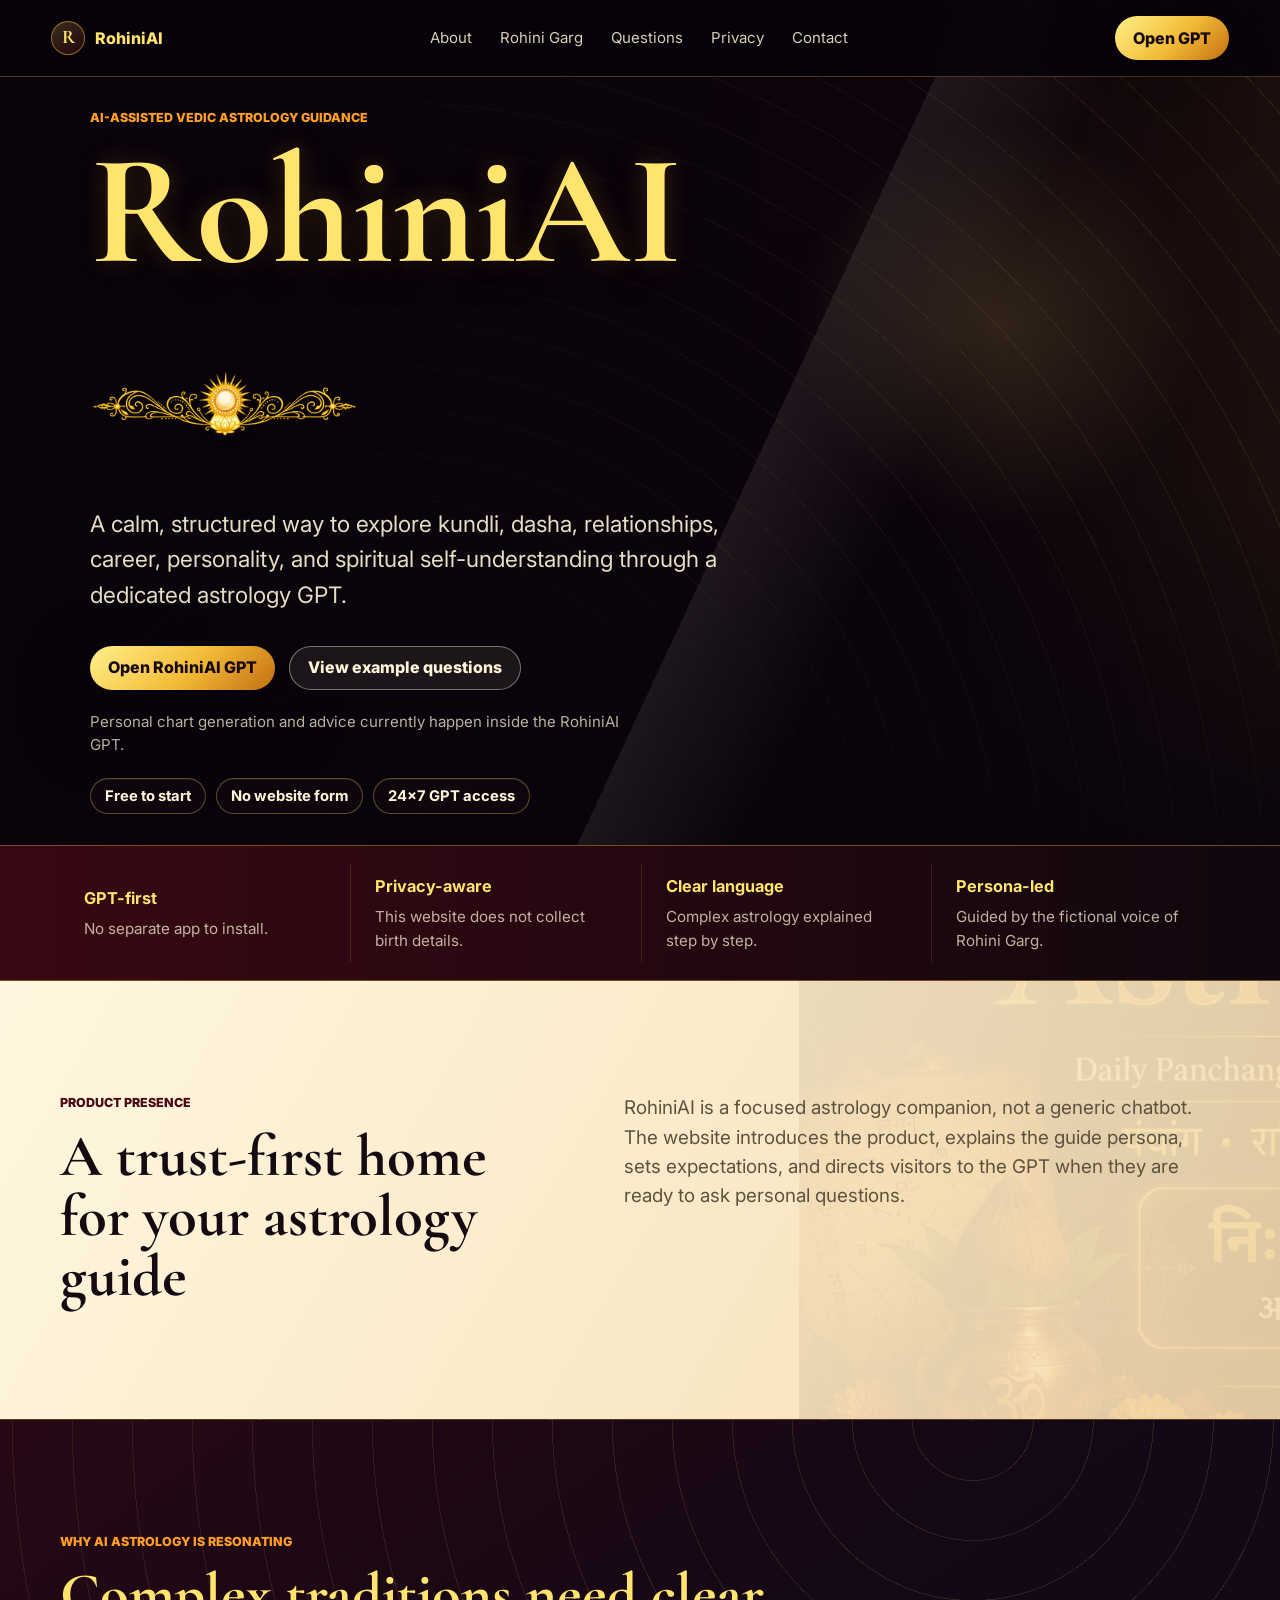
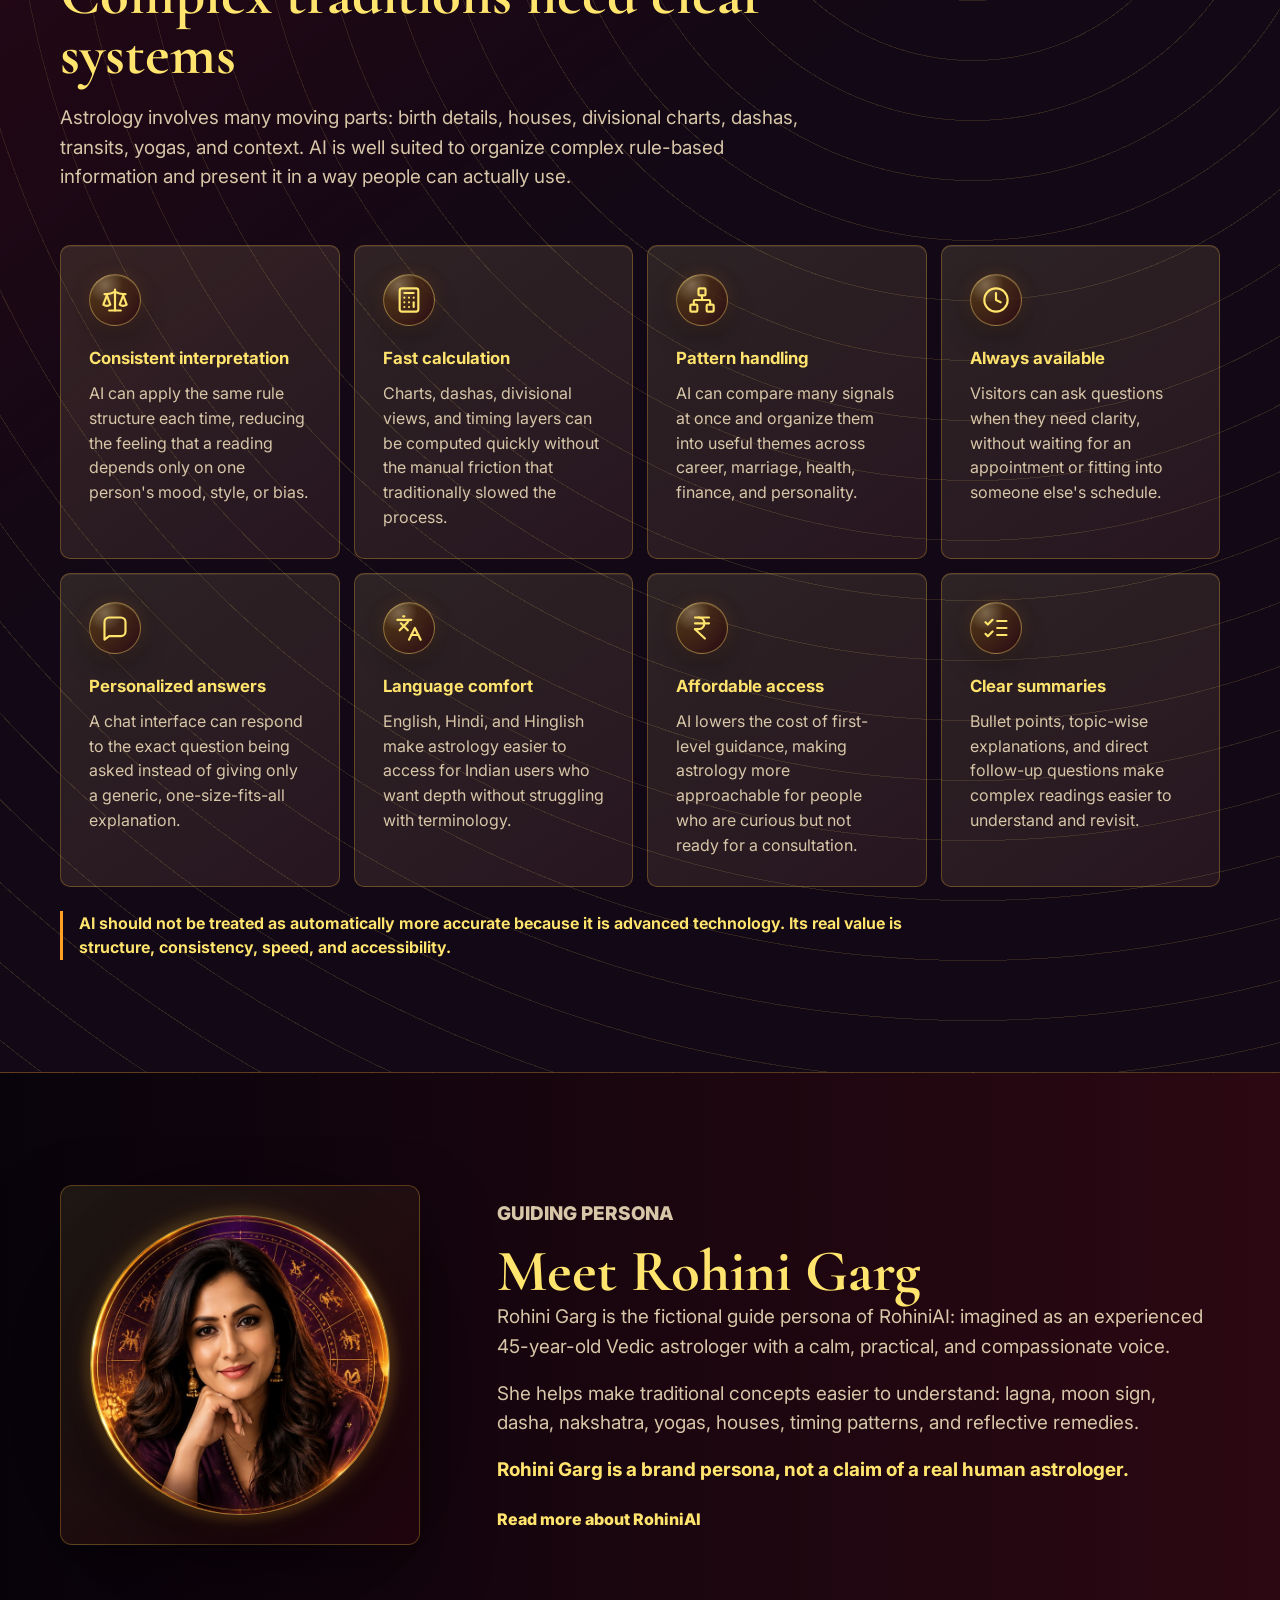
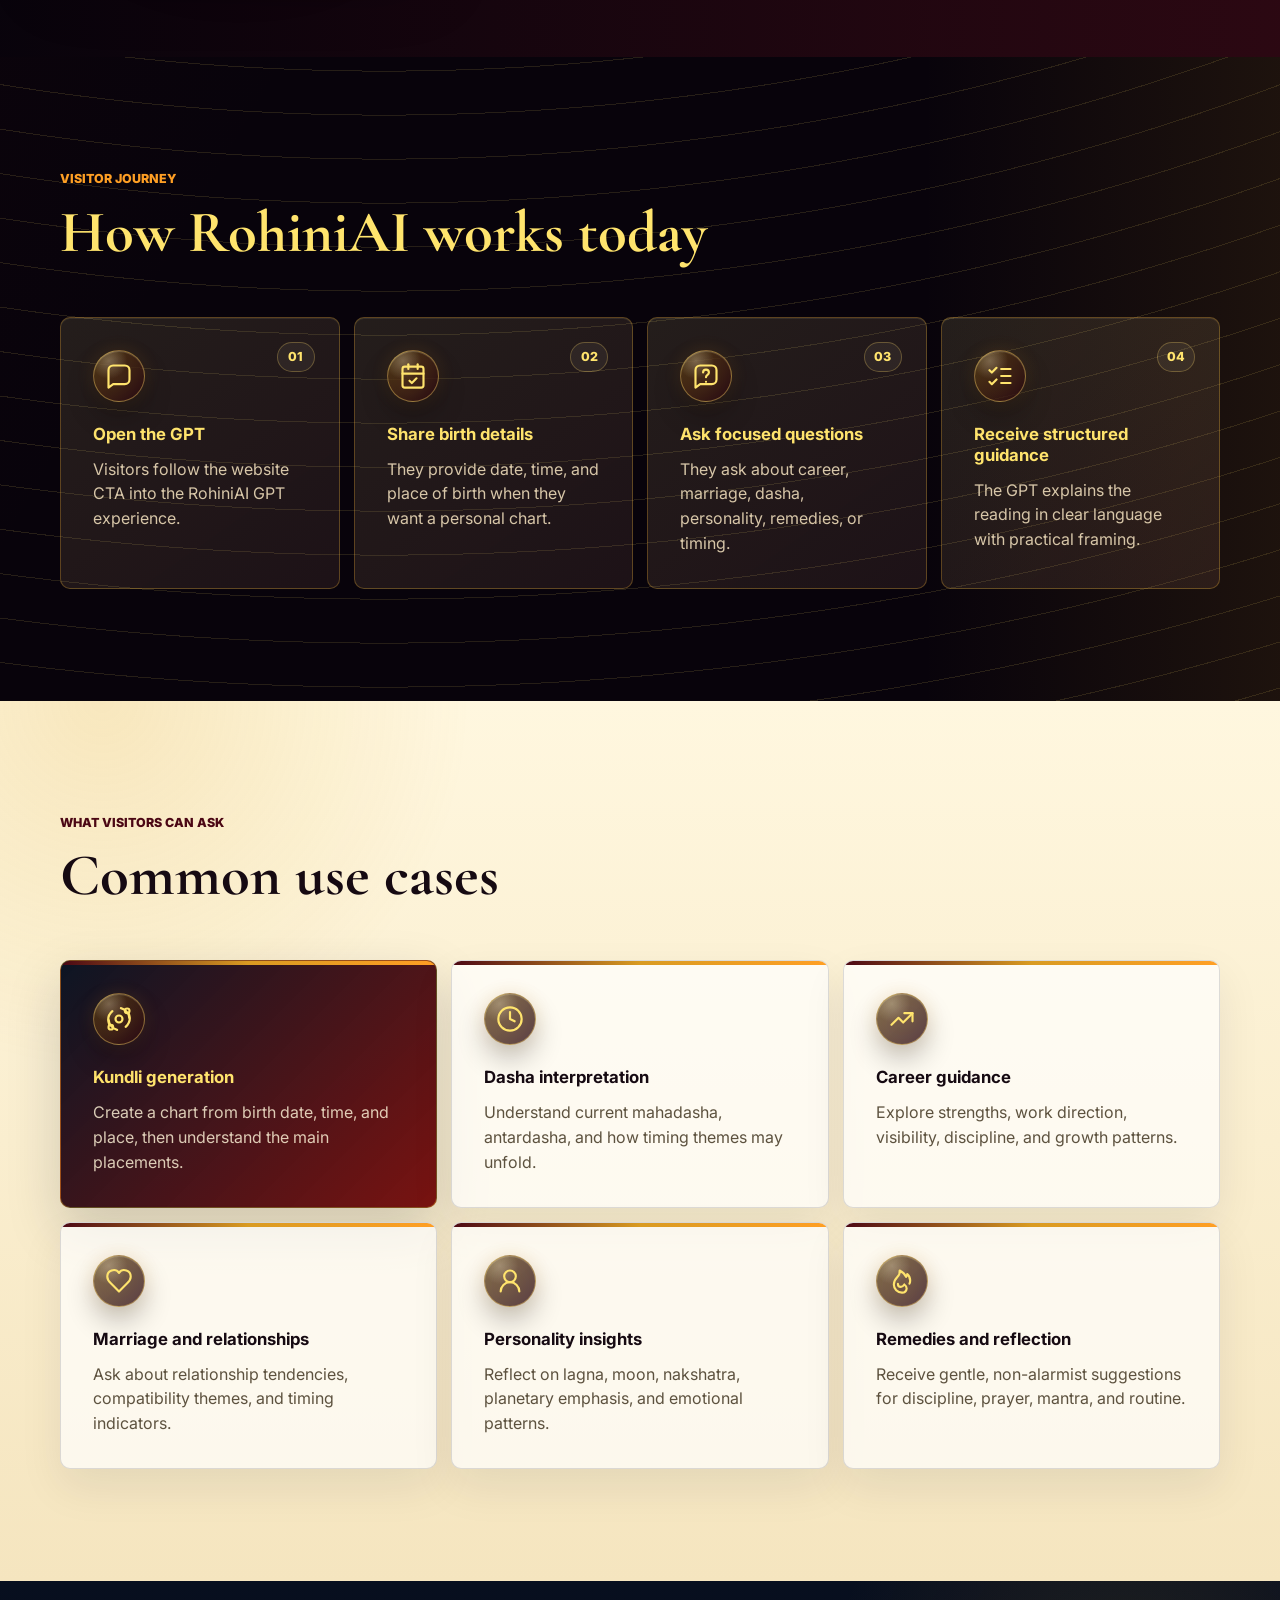
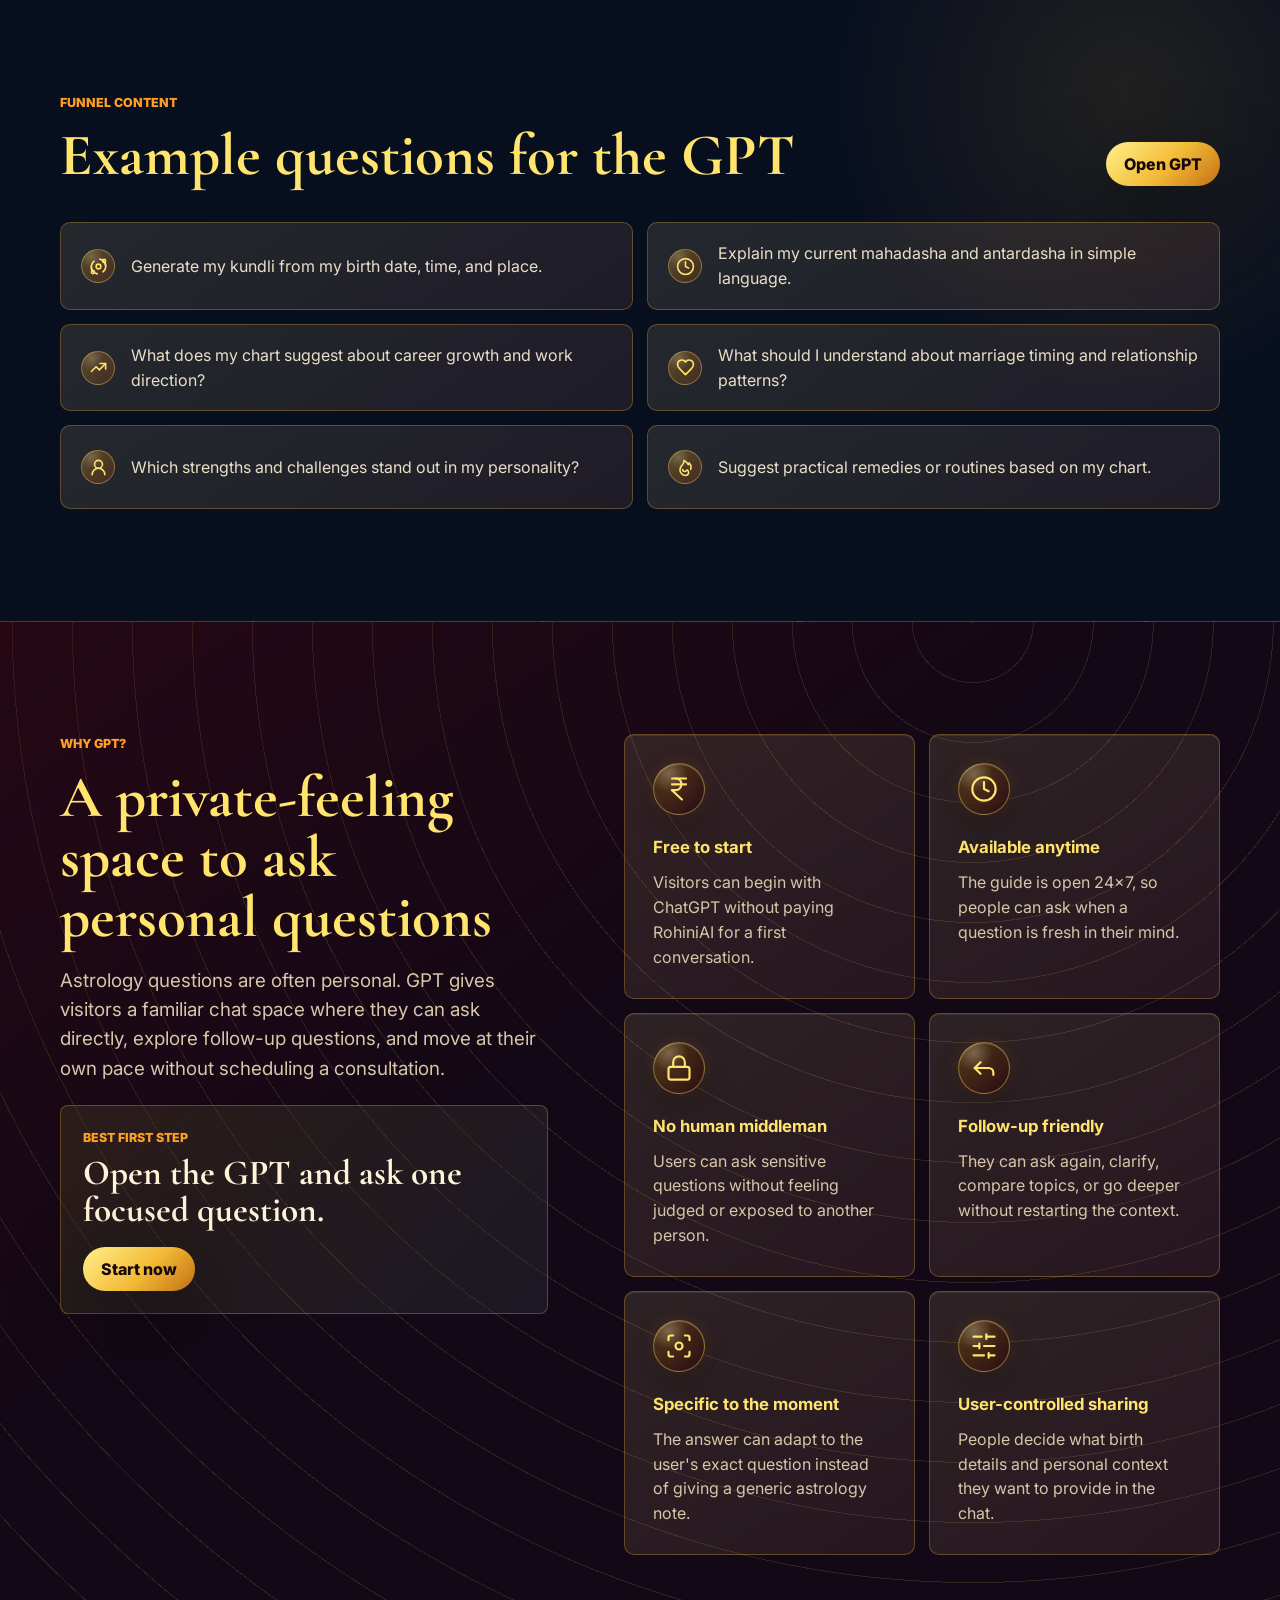
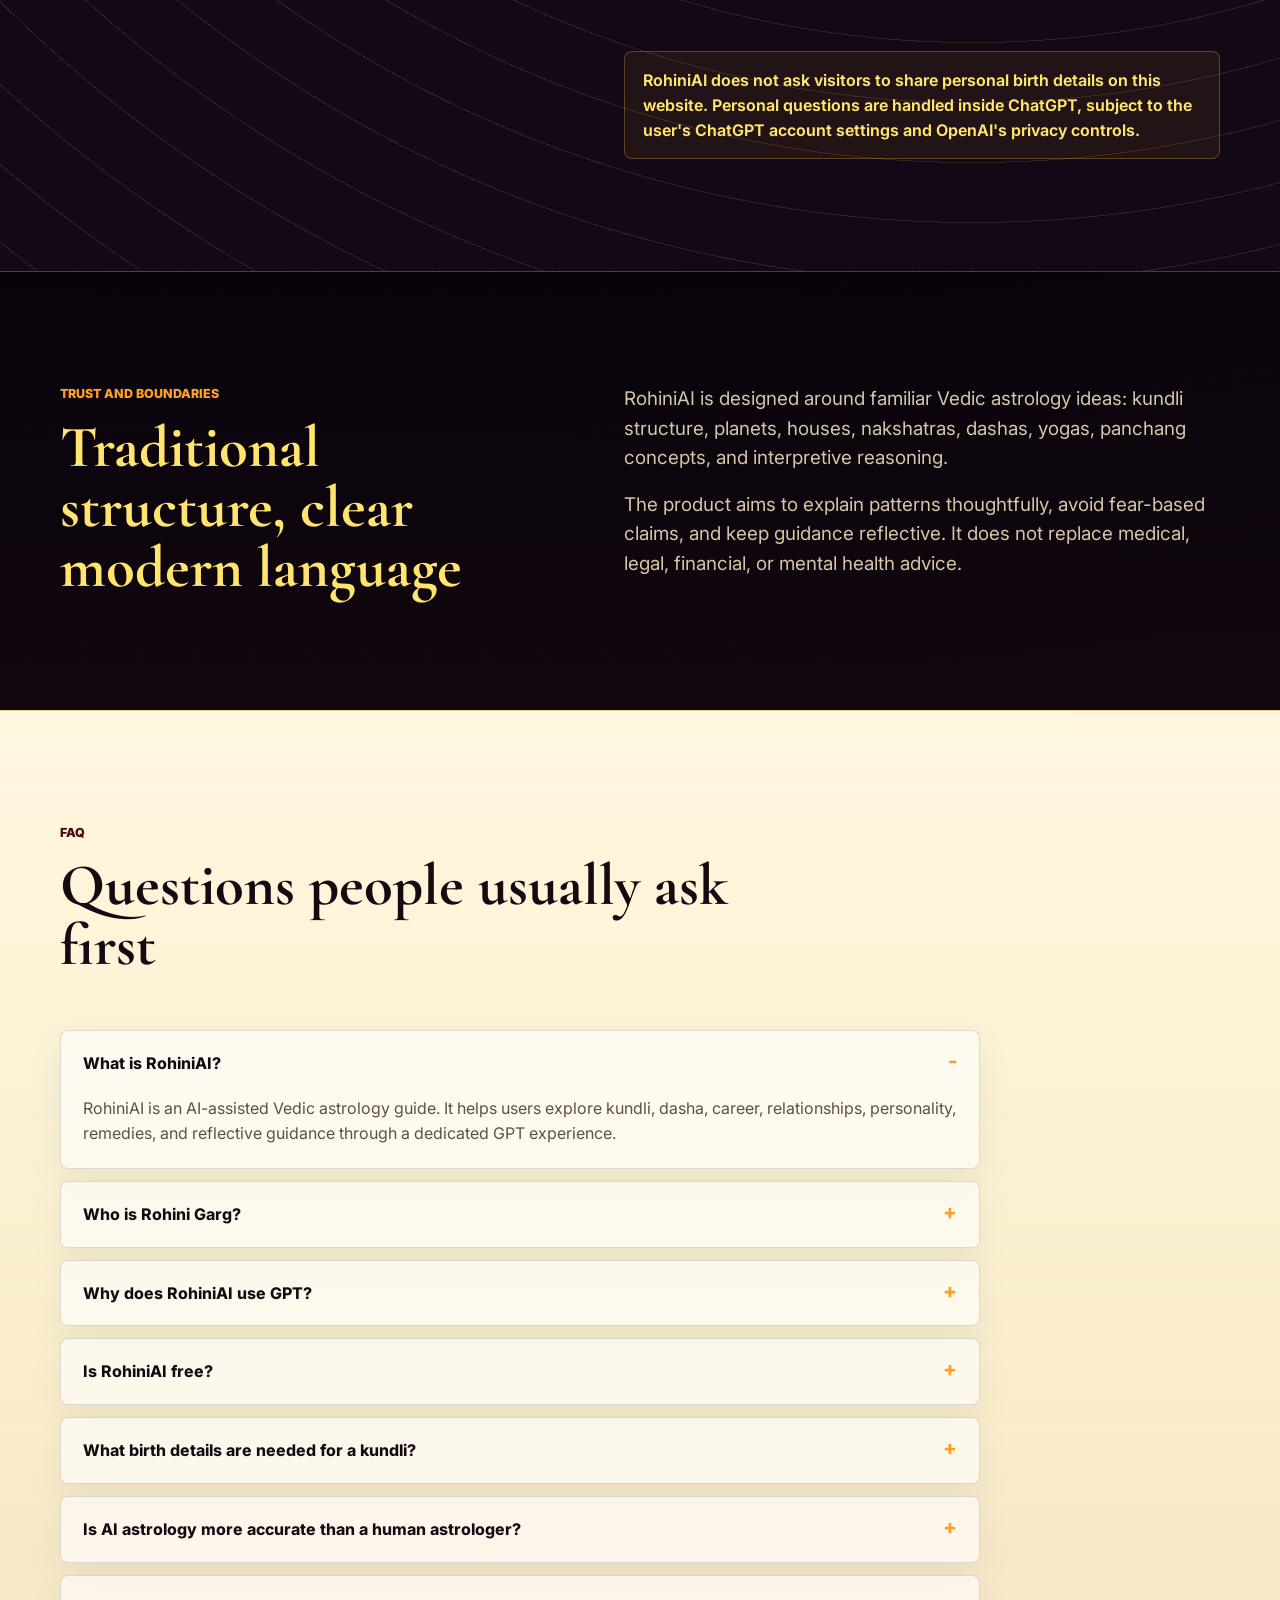
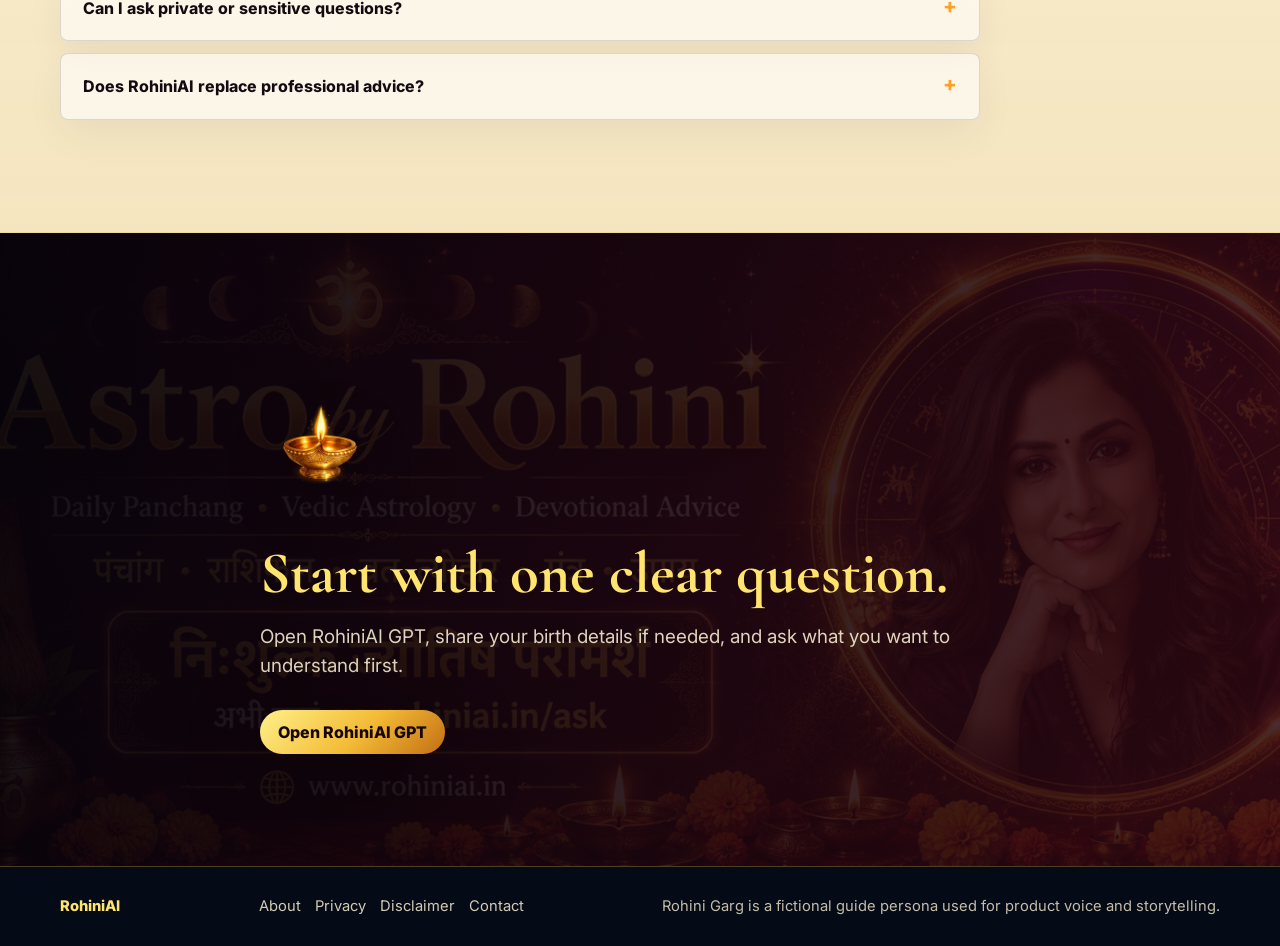
<file: index.html>
<!doctype html>
<html lang="en">
  <head>
    <meta charset="utf-8" />
    <meta name="viewport" content="width=device-width, initial-scale=1" />
    <title>RohiniAI - Vedic Astrology Guidance with AI</title>
    <meta
      name="description"
      content="RohiniAI is an AI-assisted Vedic astrology guide for kundli, dasha, career, relationships, personality, and reflective guidance."
    />
    <link rel="preconnect" href="https://fonts.googleapis.com" />
    <link rel="preconnect" href="https://fonts.gstatic.com" crossorigin />
    <link
      href="https://fonts.googleapis.com/css2?family=Cormorant+Garamond:wght@500;600;700&family=Inter:wght@400;500;600;700;800&display=swap"
      rel="stylesheet"
    />
    <link rel="stylesheet" href="styles.css" />
  </head>
  <body>
    <svg class="icon-sprite" aria-hidden="true" focusable="false">
      <symbol id="icon-scale" viewBox="0 0 24 24">
        <path d="m16 16 3-8 3 8c-.87.65-1.92 1-3 1s-2.13-.35-3-1Z" />
        <path d="m2 16 3-8 3 8c-.87.65-1.92 1-3 1s-2.13-.35-3-1Z" />
        <path d="M7 21h10" />
        <path d="M12 3v18" />
        <path d="M3 7h2c2 0 5-1 7-2 2 1 5 2 7 2h2" />
      </symbol>
      <symbol id="icon-calculator" viewBox="0 0 24 24">
        <rect width="16" height="20" x="4" y="2" rx="2" />
        <line x1="8" x2="16" y1="6" y2="6" />
        <line x1="16" x2="16" y1="14" y2="18" />
        <path d="M8 10h.01" />
        <path d="M12 10h.01" />
        <path d="M16 10h.01" />
        <path d="M8 14h.01" />
        <path d="M12 14h.01" />
        <path d="M8 18h.01" />
        <path d="M12 18h.01" />
      </symbol>
      <symbol id="icon-network" viewBox="0 0 24 24">
        <rect x="16" y="16" width="6" height="6" rx="1" />
        <rect x="2" y="16" width="6" height="6" rx="1" />
        <rect x="9" y="2" width="6" height="6" rx="1" />
        <path d="M5 16v-3a1 1 0 0 1 1-1h12a1 1 0 0 1 1 1v3" />
        <path d="M12 8v4" />
      </symbol>
      <symbol id="icon-clock" viewBox="0 0 24 24">
        <circle cx="12" cy="12" r="10" />
        <path d="M12 6v6l4 2" />
      </symbol>
      <symbol id="icon-message" viewBox="0 0 24 24">
        <path d="M21 15a4 4 0 0 1-4 4H7l-4 3V7a4 4 0 0 1 4-4h10a4 4 0 0 1 4 4Z" />
      </symbol>
      <symbol id="icon-languages" viewBox="0 0 24 24">
        <path d="m5 8 6 6" />
        <path d="m4 14 6-6 2-3" />
        <path d="M2 5h12" />
        <path d="M7 2h1" />
        <path d="m22 22-5-10-5 10" />
        <path d="M14 18h6" />
      </symbol>
      <symbol id="icon-rupee" viewBox="0 0 24 24">
        <path d="M6 3h12" />
        <path d="M6 8h12" />
        <path d="m6 13 8.5 8" />
        <path d="M6 13h3" />
        <path d="M9 13c6.67 0 6.67-10 0-10" />
      </symbol>
      <symbol id="icon-list" viewBox="0 0 24 24">
        <path d="m3 17 2 2 4-4" />
        <path d="m3 7 2 2 4-4" />
        <path d="M13 6h8" />
        <path d="M13 12h8" />
        <path d="M13 18h8" />
      </symbol>
      <symbol id="icon-calendar" viewBox="0 0 24 24">
        <path d="M8 2v4" />
        <path d="M16 2v4" />
        <rect width="18" height="18" x="3" y="4" rx="2" />
        <path d="M3 10h18" />
        <path d="m9 16 2 2 4-4" />
      </symbol>
      <symbol id="icon-question" viewBox="0 0 24 24">
        <path d="M21 15a4 4 0 0 1-4 4H7l-4 3V7a4 4 0 0 1 4-4h10a4 4 0 0 1 4 4Z" />
        <path d="M9.5 9a2.5 2.5 0 0 1 5 0c0 2-2.5 2-2.5 4" />
        <path d="M12 17h.01" />
      </symbol>
      <symbol id="icon-orbit" viewBox="0 0 24 24">
        <circle cx="12" cy="12" r="3" />
        <circle cx="19" cy="5" r="2" />
        <circle cx="5" cy="19" r="2" />
        <path d="M10.4 21.3C6.5 20.4 3.6 17 3.2 13" />
        <path d="M13.6 2.7c3.9.9 6.8 4.3 7.2 8.3" />
        <path d="M20.5 7.5c1.4 3.9.4 8.4-2.8 11.2" />
        <path d="M3.5 16.5C2.1 12.6 3.1 8.1 6.3 5.3" />
      </symbol>
      <symbol id="icon-trending" viewBox="0 0 24 24">
        <path d="M3 17 9 11l4 4 8-8" />
        <path d="M14 7h7v7" />
      </symbol>
      <symbol id="icon-heart" viewBox="0 0 24 24">
        <path d="M19 14c1.5-1.5 3-3.2 3-5.5A5.5 5.5 0 0 0 12 5a5.5 5.5 0 0 0-10 3.5c0 2.3 1.5 4 3 5.5l7 7Z" />
      </symbol>
      <symbol id="icon-user" viewBox="0 0 24 24">
        <circle cx="12" cy="8" r="5" />
        <path d="M20 21a8 8 0 0 0-16 0" />
      </symbol>
      <symbol id="icon-flame" viewBox="0 0 24 24">
        <path d="M8.5 14.5A2.5 2.5 0 0 0 11 17c1.38 0 2-.5 3-2 1.36 1.02 2 2.07 2 3.5A4 4 0 0 1 12 22a7 7 0 0 1-7-7c0-2.5 1-4.5 3-6.5 1.6-1.6 2.4-3.2 2-5.5 2.4 1.2 4.5 3 5.5 5.5.6-.7 1-1.6 1-2.5 1.9 1.8 2.5 3.7 2.5 5.5 0 1-.2 1.9-.6 2.8" />
      </symbol>
      <symbol id="icon-lock" viewBox="0 0 24 24">
        <rect width="18" height="11" x="3" y="11" rx="2" />
        <path d="M7 11V7a5 5 0 0 1 10 0v4" />
      </symbol>
      <symbol id="icon-reply" viewBox="0 0 24 24">
        <path d="m9 17-5-5 5-5" />
        <path d="M20 18v-2a4 4 0 0 0-4-4H4" />
      </symbol>
      <symbol id="icon-focus" viewBox="0 0 24 24">
        <circle cx="12" cy="12" r="3" />
        <path d="M3 7V5a2 2 0 0 1 2-2h2" />
        <path d="M17 3h2a2 2 0 0 1 2 2v2" />
        <path d="M21 17v2a2 2 0 0 1-2 2h-2" />
        <path d="M7 21H5a2 2 0 0 1-2-2v-2" />
      </symbol>
      <symbol id="icon-sliders" viewBox="0 0 24 24">
        <line x1="21" x2="14" y1="4" y2="4" />
        <line x1="10" x2="3" y1="4" y2="4" />
        <line x1="21" x2="12" y1="12" y2="12" />
        <line x1="8" x2="3" y1="12" y2="12" />
        <line x1="21" x2="16" y1="20" y2="20" />
        <line x1="12" x2="3" y1="20" y2="20" />
        <line x1="14" x2="14" y1="2" y2="6" />
        <line x1="8" x2="8" y1="10" y2="14" />
        <line x1="16" x2="16" y1="18" y2="22" />
      </symbol>
    </svg>
    <header class="site-header" aria-label="Site navigation">
      <a class="brand" href="#top" aria-label="RohiniAI home">
        <span class="brand-mark">R</span>
        <span>RohiniAI</span>
      </a>
      <nav class="nav-links" aria-label="Primary navigation">
        <a href="about.html">About</a>
        <a href="#persona">Rohini Garg</a>
        <a href="#questions">Questions</a>
        <a href="privacy.html">Privacy</a>
        <a href="contact.html">Contact</a>
      </nav>
      <a class="nav-cta" href="https://chatgpt.com/g/g-68e1221282d0819190c0fc3295607598-rohini-astro-gpt-by-rohiniai">Open GPT</a>
    </header>

    <main id="top">
      <section class="hero" aria-labelledby="hero-title">
        <div class="hero-bg" role="img" aria-label="Warm Indian temple setting with lamps and sacred decor"></div>
        <div class="hero-overlay"></div>
        <div class="hero-content">
          <p class="eyebrow">AI-assisted Vedic astrology guidance</p>
          <h1 id="hero-title">RohiniAI</h1>
          <img class="hero-ornament" src="assets/sun-lotus-header.webp" alt="" aria-hidden="true" />
          <p class="hero-copy">
            A calm, structured way to explore kundli, dasha, relationships, career,
            personality, and spiritual self-understanding through a dedicated astrology GPT.
          </p>
          <div class="hero-actions" aria-label="Primary actions">
            <a class="button primary" href="https://chatgpt.com/g/g-68e1221282d0819190c0fc3295607598-rohini-astro-gpt-by-rohiniai">Open RohiniAI GPT</a>
            <a class="button secondary" href="#questions">View example questions</a>
          </div>
          <p class="hero-note">
            Personal chart generation and advice currently happen inside the RohiniAI GPT.
          </p>
          <div class="hero-trust-row" aria-label="Key trust points">
            <span>Free to start</span>
            <span>No website form</span>
            <span>24x7 GPT access</span>
          </div>
        </div>
      </section>

      <section class="trust-strip" aria-label="RohiniAI highlights">
        <div class="trust-strip-inner">
          <div>
            <strong>GPT-first</strong>
            <span>No separate app to install.</span>
          </div>
          <div>
            <strong>Privacy-aware</strong>
            <span>This website does not collect birth details.</span>
          </div>
          <div>
            <strong>Clear language</strong>
            <span>Complex astrology explained step by step.</span>
          </div>
          <div>
            <strong>Persona-led</strong>
            <span>Guided by the fictional voice of Rohini Garg.</span>
          </div>
        </div>
      </section>

      <section class="section intro" aria-labelledby="intro-title">
        <div class="section-inner two-column">
          <div>
            <p class="section-kicker">Product presence</p>
            <h2 id="intro-title">A trust-first home for your astrology guide</h2>
          </div>
          <p class="lead">
            RohiniAI is a focused astrology companion, not a generic chatbot.
            The website introduces the product, explains the guide persona, sets expectations,
            and directs visitors to the GPT when they are ready to ask personal questions.
          </p>
        </div>
      </section>

      <section class="section ai-belief" aria-labelledby="ai-belief-title">
        <div class="section-inner">
          <div class="section-heading">
            <p class="section-kicker">Why AI astrology is resonating</p>
            <h2 id="ai-belief-title">Complex traditions need clear systems</h2>
            <p class="section-lead">
              Astrology involves many moving parts: birth details, houses, divisional charts,
              dashas, transits, yogas, and context. AI is well suited to organize complex
              rule-based information and present it in a way people can actually use.
            </p>
          </div>
          <div class="belief-grid">
            <article>
              <span class="tile-icon" aria-hidden="true"><svg><use href="#icon-scale"></use></svg></span>
              <h3>Consistent interpretation</h3>
              <p>AI can apply the same rule structure each time, reducing the feeling that a reading depends only on one person's mood, style, or bias.</p>
            </article>
            <article>
              <span class="tile-icon" aria-hidden="true"><svg><use href="#icon-calculator"></use></svg></span>
              <h3>Fast calculation</h3>
              <p>Charts, dashas, divisional views, and timing layers can be computed quickly without the manual friction that traditionally slowed the process.</p>
            </article>
            <article>
              <span class="tile-icon" aria-hidden="true"><svg><use href="#icon-network"></use></svg></span>
              <h3>Pattern handling</h3>
              <p>AI can compare many signals at once and organize them into useful themes across career, marriage, health, finance, and personality.</p>
            </article>
            <article>
              <span class="tile-icon" aria-hidden="true"><svg><use href="#icon-clock"></use></svg></span>
              <h3>Always available</h3>
              <p>Visitors can ask questions when they need clarity, without waiting for an appointment or fitting into someone else's schedule.</p>
            </article>
            <article>
              <span class="tile-icon" aria-hidden="true"><svg><use href="#icon-message"></use></svg></span>
              <h3>Personalized answers</h3>
              <p>A chat interface can respond to the exact question being asked instead of giving only a generic, one-size-fits-all explanation.</p>
            </article>
            <article>
              <span class="tile-icon" aria-hidden="true"><svg><use href="#icon-languages"></use></svg></span>
              <h3>Language comfort</h3>
              <p>English, Hindi, and Hinglish make astrology easier to access for Indian users who want depth without struggling with terminology.</p>
            </article>
            <article>
              <span class="tile-icon" aria-hidden="true"><svg><use href="#icon-rupee"></use></svg></span>
              <h3>Affordable access</h3>
              <p>AI lowers the cost of first-level guidance, making astrology more approachable for people who are curious but not ready for a consultation.</p>
            </article>
            <article>
              <span class="tile-icon" aria-hidden="true"><svg><use href="#icon-list"></use></svg></span>
              <h3>Clear summaries</h3>
              <p>Bullet points, topic-wise explanations, and direct follow-up questions make complex readings easier to understand and revisit.</p>
            </article>
          </div>
          <p class="belief-note">
            AI should not be treated as automatically more accurate because it is advanced technology.
            Its real value is structure, consistency, speed, and accessibility.
          </p>
        </div>
      </section>

      <section class="section persona-band" id="persona" aria-labelledby="persona-title">
        <div class="section-inner persona-layout">
          <div class="persona-visual" aria-hidden="true">
            <img class="persona-portrait" src="assets/rohini-garg-zodiac.jpg" alt="" />
          </div>
          <div class="persona-copy">
            <p class="section-kicker">Guiding persona</p>
            <h2 id="persona-title">Meet Rohini Garg</h2>
            <p>
              Rohini Garg is the fictional guide persona of RohiniAI: imagined as an
              experienced 45-year-old Vedic astrologer with a calm, practical, and
              compassionate voice.
            </p>
            <p>
              She helps make traditional concepts easier to understand: lagna, moon sign,
              dasha, nakshatra, yogas, houses, timing patterns, and reflective remedies.
            </p>
            <p class="persona-note">
              Rohini Garg is a brand persona, not a claim of a real human astrologer.
            </p>
            <a class="text-link" href="about.html">Read more about RohiniAI</a>
          </div>
        </div>
      </section>

      <section class="section" id="works" aria-labelledby="works-title">
        <div class="section-inner">
          <div class="section-heading">
            <p class="section-kicker">Visitor journey</p>
            <h2 id="works-title">How RohiniAI works today</h2>
          </div>
          <div class="steps" aria-label="How it works">
            <article>
              <span class="tile-icon" aria-hidden="true"><svg><use href="#icon-message"></use></svg></span>
              <span class="step-number">01</span>
              <h3>Open the GPT</h3>
              <p>Visitors follow the website CTA into the RohiniAI GPT experience.</p>
            </article>
            <article>
              <span class="tile-icon" aria-hidden="true"><svg><use href="#icon-calendar"></use></svg></span>
              <span class="step-number">02</span>
              <h3>Share birth details</h3>
              <p>They provide date, time, and place of birth when they want a personal chart.</p>
            </article>
            <article>
              <span class="tile-icon" aria-hidden="true"><svg><use href="#icon-question"></use></svg></span>
              <span class="step-number">03</span>
              <h3>Ask focused questions</h3>
              <p>They ask about career, marriage, dasha, personality, remedies, or timing.</p>
            </article>
            <article>
              <span class="tile-icon" aria-hidden="true"><svg><use href="#icon-list"></use></svg></span>
              <span class="step-number">04</span>
              <h3>Receive structured guidance</h3>
              <p>The GPT explains the reading in clear language with practical framing.</p>
            </article>
          </div>
        </div>
      </section>

      <section class="section use-cases" aria-labelledby="use-title">
        <div class="section-inner">
          <div class="section-heading">
            <p class="section-kicker">What visitors can ask</p>
            <h2 id="use-title">Common use cases</h2>
          </div>
          <div class="use-grid">
            <article class="feature-card featured-card">
              <span class="tile-icon" aria-hidden="true"><svg><use href="#icon-orbit"></use></svg></span>
              <h3>Kundli generation</h3>
              <p>Create a chart from birth date, time, and place, then understand the main placements.</p>
            </article>
            <article class="feature-card">
              <span class="tile-icon" aria-hidden="true"><svg><use href="#icon-clock"></use></svg></span>
              <h3>Dasha interpretation</h3>
              <p>Understand current mahadasha, antardasha, and how timing themes may unfold.</p>
            </article>
            <article class="feature-card">
              <span class="tile-icon" aria-hidden="true"><svg><use href="#icon-trending"></use></svg></span>
              <h3>Career guidance</h3>
              <p>Explore strengths, work direction, visibility, discipline, and growth patterns.</p>
            </article>
            <article class="feature-card">
              <span class="tile-icon" aria-hidden="true"><svg><use href="#icon-heart"></use></svg></span>
              <h3>Marriage and relationships</h3>
              <p>Ask about relationship tendencies, compatibility themes, and timing indicators.</p>
            </article>
            <article class="feature-card">
              <span class="tile-icon" aria-hidden="true"><svg><use href="#icon-user"></use></svg></span>
              <h3>Personality insights</h3>
              <p>Reflect on lagna, moon, nakshatra, planetary emphasis, and emotional patterns.</p>
            </article>
            <article class="feature-card">
              <span class="tile-icon" aria-hidden="true"><svg><use href="#icon-flame"></use></svg></span>
              <h3>Remedies and reflection</h3>
              <p>Receive gentle, non-alarmist suggestions for discipline, prayer, mantra, and routine.</p>
            </article>
          </div>
        </div>
      </section>

      <section class="section questions-band" id="questions" aria-labelledby="questions-title">
        <div class="section-inner">
          <div class="questions-header">
            <div>
              <p class="section-kicker">Funnel content</p>
              <h2 id="questions-title">Example questions for the GPT</h2>
            </div>
            <a class="button compact" href="https://chatgpt.com/g/g-68e1221282d0819190c0fc3295607598-rohini-astro-gpt-by-rohiniai">Open GPT</a>
          </div>
          <div class="prompt-list">
            <p>
              <span class="prompt-icon" aria-hidden="true"><svg><use href="#icon-orbit"></use></svg></span>
              Generate my kundli from my birth date, time, and place.
            </p>
            <p>
              <span class="prompt-icon" aria-hidden="true"><svg><use href="#icon-clock"></use></svg></span>
              Explain my current mahadasha and antardasha in simple language.
            </p>
            <p>
              <span class="prompt-icon" aria-hidden="true"><svg><use href="#icon-trending"></use></svg></span>
              What does my chart suggest about career growth and work direction?
            </p>
            <p>
              <span class="prompt-icon" aria-hidden="true"><svg><use href="#icon-heart"></use></svg></span>
              What should I understand about marriage timing and relationship patterns?
            </p>
            <p>
              <span class="prompt-icon" aria-hidden="true"><svg><use href="#icon-user"></use></svg></span>
              Which strengths and challenges stand out in my personality?
            </p>
            <p>
              <span class="prompt-icon" aria-hidden="true"><svg><use href="#icon-flame"></use></svg></span>
              Suggest practical remedies or routines based on my chart.
            </p>
          </div>
        </div>
      </section>

      <section class="section gpt-band" aria-labelledby="gpt-title">
        <div class="section-inner gpt-layout">
          <div>
            <p class="section-kicker">Why GPT?</p>
            <h2 id="gpt-title">A private-feeling space to ask personal questions</h2>
            <p class="section-lead">
              Astrology questions are often personal. GPT gives visitors a familiar chat
              space where they can ask directly, explore follow-up questions, and move at
              their own pace without scheduling a consultation.
            </p>
            <div class="mini-cta-panel">
              <span>Best first step</span>
              <strong>Open the GPT and ask one focused question.</strong>
              <a class="button primary" href="https://chatgpt.com/g/g-68e1221282d0819190c0fc3295607598-rohini-astro-gpt-by-rohiniai">Start now</a>
            </div>
          </div>
          <div class="gpt-points">
            <article>
              <span class="tile-icon" aria-hidden="true"><svg><use href="#icon-rupee"></use></svg></span>
              <h3>Free to start</h3>
              <p>Visitors can begin with ChatGPT without paying RohiniAI for a first conversation.</p>
            </article>
            <article>
              <span class="tile-icon" aria-hidden="true"><svg><use href="#icon-clock"></use></svg></span>
              <h3>Available anytime</h3>
              <p>The guide is open 24x7, so people can ask when a question is fresh in their mind.</p>
            </article>
            <article>
              <span class="tile-icon" aria-hidden="true"><svg><use href="#icon-lock"></use></svg></span>
              <h3>No human middleman</h3>
              <p>Users can ask sensitive questions without feeling judged or exposed to another person.</p>
            </article>
            <article>
              <span class="tile-icon" aria-hidden="true"><svg><use href="#icon-reply"></use></svg></span>
              <h3>Follow-up friendly</h3>
              <p>They can ask again, clarify, compare topics, or go deeper without restarting the context.</p>
            </article>
            <article>
              <span class="tile-icon" aria-hidden="true"><svg><use href="#icon-focus"></use></svg></span>
              <h3>Specific to the moment</h3>
              <p>The answer can adapt to the user's exact question instead of giving a generic astrology note.</p>
            </article>
            <article>
              <span class="tile-icon" aria-hidden="true"><svg><use href="#icon-sliders"></use></svg></span>
              <h3>User-controlled sharing</h3>
              <p>People decide what birth details and personal context they want to provide in the chat.</p>
            </article>
          </div>
          <p class="gpt-note">
            RohiniAI does not ask visitors to share personal birth details on this website. Personal
            questions are handled inside ChatGPT, subject to the user's ChatGPT account settings and
            OpenAI's privacy controls.
          </p>
        </div>
      </section>

      <section class="section trust" id="trust" aria-labelledby="trust-title">
        <div class="section-inner two-column">
          <div>
            <p class="section-kicker">Trust and boundaries</p>
            <h2 id="trust-title">Traditional structure, clear modern language</h2>
          </div>
          <div class="trust-copy">
            <p>
              RohiniAI is designed around familiar Vedic astrology ideas: kundli structure,
              planets, houses, nakshatras, dashas, yogas, panchang concepts, and interpretive
              reasoning.
            </p>
            <p>
              The product aims to explain patterns thoughtfully, avoid fear-based claims, and
              keep guidance reflective. It does not replace medical, legal, financial, or
              mental health advice.
            </p>
          </div>
        </div>
      </section>

      <section class="section faq" aria-labelledby="faq-title">
        <div class="section-inner">
          <div class="section-heading">
            <p class="section-kicker">FAQ</p>
            <h2 id="faq-title">Questions people usually ask first</h2>
          </div>
          <div class="faq-list">
            <details open>
              <summary>What is RohiniAI?</summary>
              <p>RohiniAI is an AI-assisted Vedic astrology guide. It helps users explore kundli, dasha, career, relationships, personality, remedies, and reflective guidance through a dedicated GPT experience.</p>
            </details>
            <details>
              <summary>Who is Rohini Garg?</summary>
              <p>Rohini Garg is a fictional guide persona for RohiniAI. She represents the calm, experienced voice of the product and is not presented as a real human astrologer.</p>
            </details>
            <details>
              <summary>Why does RohiniAI use GPT?</summary>
              <p>GPT gives users a familiar, chat-based space where they can ask personal questions, follow up naturally, and get structured explanations without booking an appointment or speaking through a middleman.</p>
            </details>
            <details>
              <summary>Is RohiniAI free?</summary>
              <p>RohiniAI does not charge visitors to open the GPT from this website. Usage may still depend on the visitor's ChatGPT account, plan, and OpenAI access rules.</p>
            </details>
            <details>
              <summary>What birth details are needed for a kundli?</summary>
              <p>For a personal chart, users generally need date of birth, accurate time of birth, and place of birth. The website itself does not collect these details; the user shares them inside ChatGPT when needed.</p>
            </details>
            <details>
              <summary>Is AI astrology more accurate than a human astrologer?</summary>
              <p>Not automatically. AI is useful because it can organize complex calculations, apply consistent logic, and explain patterns clearly. Astrology remains interpretive, and guidance should be used thoughtfully.</p>
            </details>
            <details>
              <summary>Can I ask private or sensitive questions?</summary>
              <p>Users can ask personal questions directly in the GPT without a human middleman. They should still share only the information they are comfortable providing and review their ChatGPT privacy settings.</p>
            </details>
            <details>
              <summary>Does RohiniAI replace professional advice?</summary>
              <p>No. RohiniAI is for reflection, spiritual guidance, and astrology-based interpretation. It is not a substitute for medical, legal, financial, mental health, or emergency advice.</p>
            </details>
          </div>
        </div>
      </section>

      <section class="section final-cta" aria-labelledby="final-title">
        <div class="section-inner final-layout">
          <img class="final-diya" src="assets/gold-diya.webp" alt="" aria-hidden="true" />
          <h2 id="final-title">Start with one clear question.</h2>
          <p>
            Open RohiniAI GPT, share your birth details if needed, and ask what you want to
            understand first.
          </p>
          <a class="button primary" href="https://chatgpt.com/g/g-68e1221282d0819190c0fc3295607598-rohini-astro-gpt-by-rohiniai">Open RohiniAI GPT</a>
        </div>
      </section>
    </main>

    <footer class="site-footer">
      <div class="footer-inner">
        <p>RohiniAI</p>
        <div class="footer-links">
          <a href="about.html">About</a>
          <a href="privacy.html">Privacy</a>
          <a href="disclaimer.html">Disclaimer</a>
          <a href="contact.html">Contact</a>
        </div>
        <p>Rohini Garg is a fictional guide persona used for product voice and storytelling.</p>
      </div>
    </footer>
  </body>
</html>
</file>
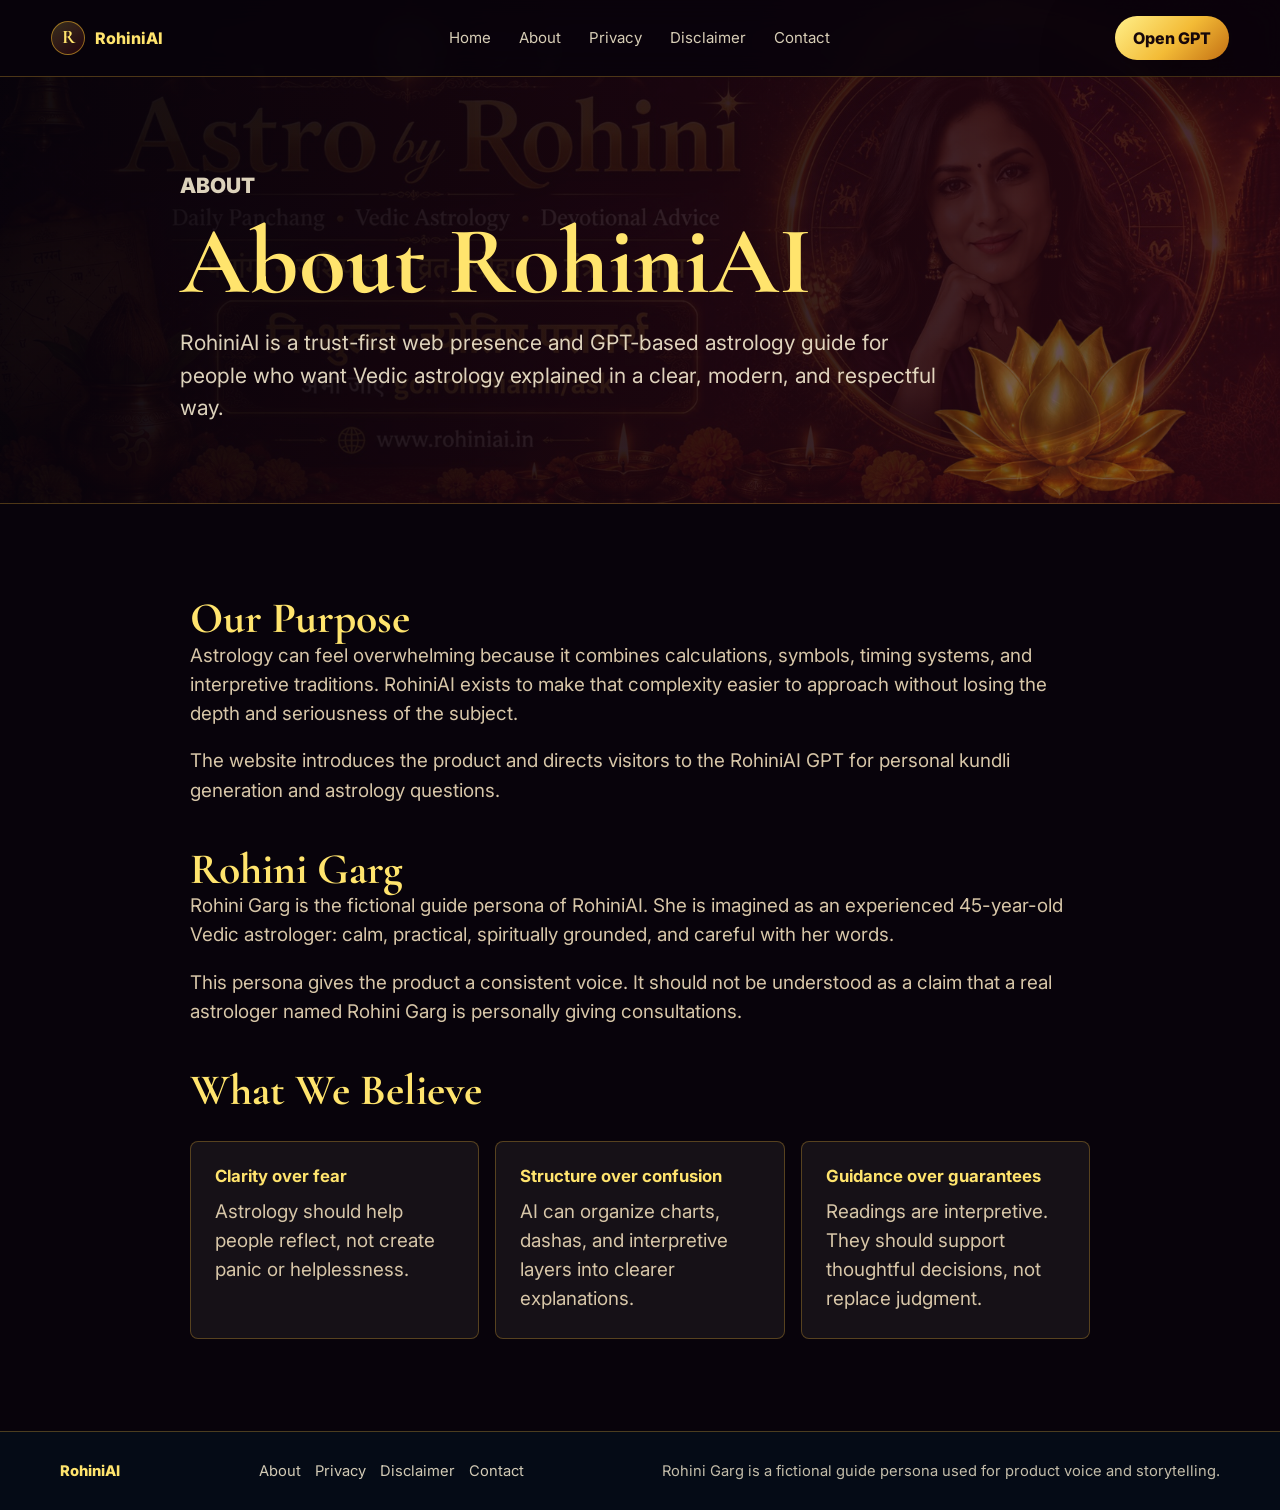
<file: about.html>
<!doctype html>
<html lang="en">
  <head>
    <meta charset="utf-8" />
    <meta name="viewport" content="width=device-width, initial-scale=1" />
    <title>About RohiniAI</title>
    <meta name="description" content="Learn about RohiniAI, the AI-assisted Vedic astrology guide and its fictional guide persona Rohini Garg." />
    <link rel="preconnect" href="https://fonts.googleapis.com" />
    <link rel="preconnect" href="https://fonts.gstatic.com" crossorigin />
    <link href="https://fonts.googleapis.com/css2?family=Cormorant+Garamond:wght@500;600;700&family=Inter:wght@400;500;600;700;800&display=swap" rel="stylesheet" />
    <link rel="stylesheet" href="styles.css" />
  </head>
  <body>
    <header class="site-header" aria-label="Site navigation">
      <a class="brand" href="index.html"><span class="brand-mark">R</span><span>RohiniAI</span></a>
      <nav class="nav-links" aria-label="Primary navigation">
        <a href="index.html">Home</a>
        <a href="about.html">About</a>
        <a href="privacy.html">Privacy</a>
        <a href="disclaimer.html">Disclaimer</a>
        <a href="contact.html">Contact</a>
      </nav>
      <a class="nav-cta" href="https://chatgpt.com/g/g-68e1221282d0819190c0fc3295607598-rohini-astro-gpt-by-rohiniai">Open GPT</a>
    </header>
    <main>
      <section class="page-hero">
        <div class="page-hero-inner">
          <p class="section-kicker">About</p>
          <h1>About RohiniAI</h1>
          <p>RohiniAI is a trust-first web presence and GPT-based astrology guide for people who want Vedic astrology explained in a clear, modern, and respectful way.</p>
        </div>
      </section>
      <section class="page-section">
        <div class="page-copy">
          <h2>Our Purpose</h2>
          <p>Astrology can feel overwhelming because it combines calculations, symbols, timing systems, and interpretive traditions. RohiniAI exists to make that complexity easier to approach without losing the depth and seriousness of the subject.</p>
          <p>The website introduces the product and directs visitors to the RohiniAI GPT for personal kundli generation and astrology questions.</p>

          <h2>Rohini Garg</h2>
          <p>Rohini Garg is the fictional guide persona of RohiniAI. She is imagined as an experienced 45-year-old Vedic astrologer: calm, practical, spiritually grounded, and careful with her words.</p>
          <p>This persona gives the product a consistent voice. It should not be understood as a claim that a real astrologer named Rohini Garg is personally giving consultations.</p>

          <h2>What We Believe</h2>
          <div class="page-card-grid">
            <article class="page-card">
              <h3>Clarity over fear</h3>
              <p>Astrology should help people reflect, not create panic or helplessness.</p>
            </article>
            <article class="page-card">
              <h3>Structure over confusion</h3>
              <p>AI can organize charts, dashas, and interpretive layers into clearer explanations.</p>
            </article>
            <article class="page-card">
              <h3>Guidance over guarantees</h3>
              <p>Readings are interpretive. They should support thoughtful decisions, not replace judgment.</p>
            </article>
          </div>
        </div>
      </section>
    </main>
    <footer class="site-footer">
      <div class="footer-inner">
        <p>RohiniAI</p>
        <div class="footer-links">
          <a href="about.html">About</a>
          <a href="privacy.html">Privacy</a>
          <a href="disclaimer.html">Disclaimer</a>
          <a href="contact.html">Contact</a>
        </div>
        <p>Rohini Garg is a fictional guide persona used for product voice and storytelling.</p>
      </div>
    </footer>
  </body>
</html>
</file>
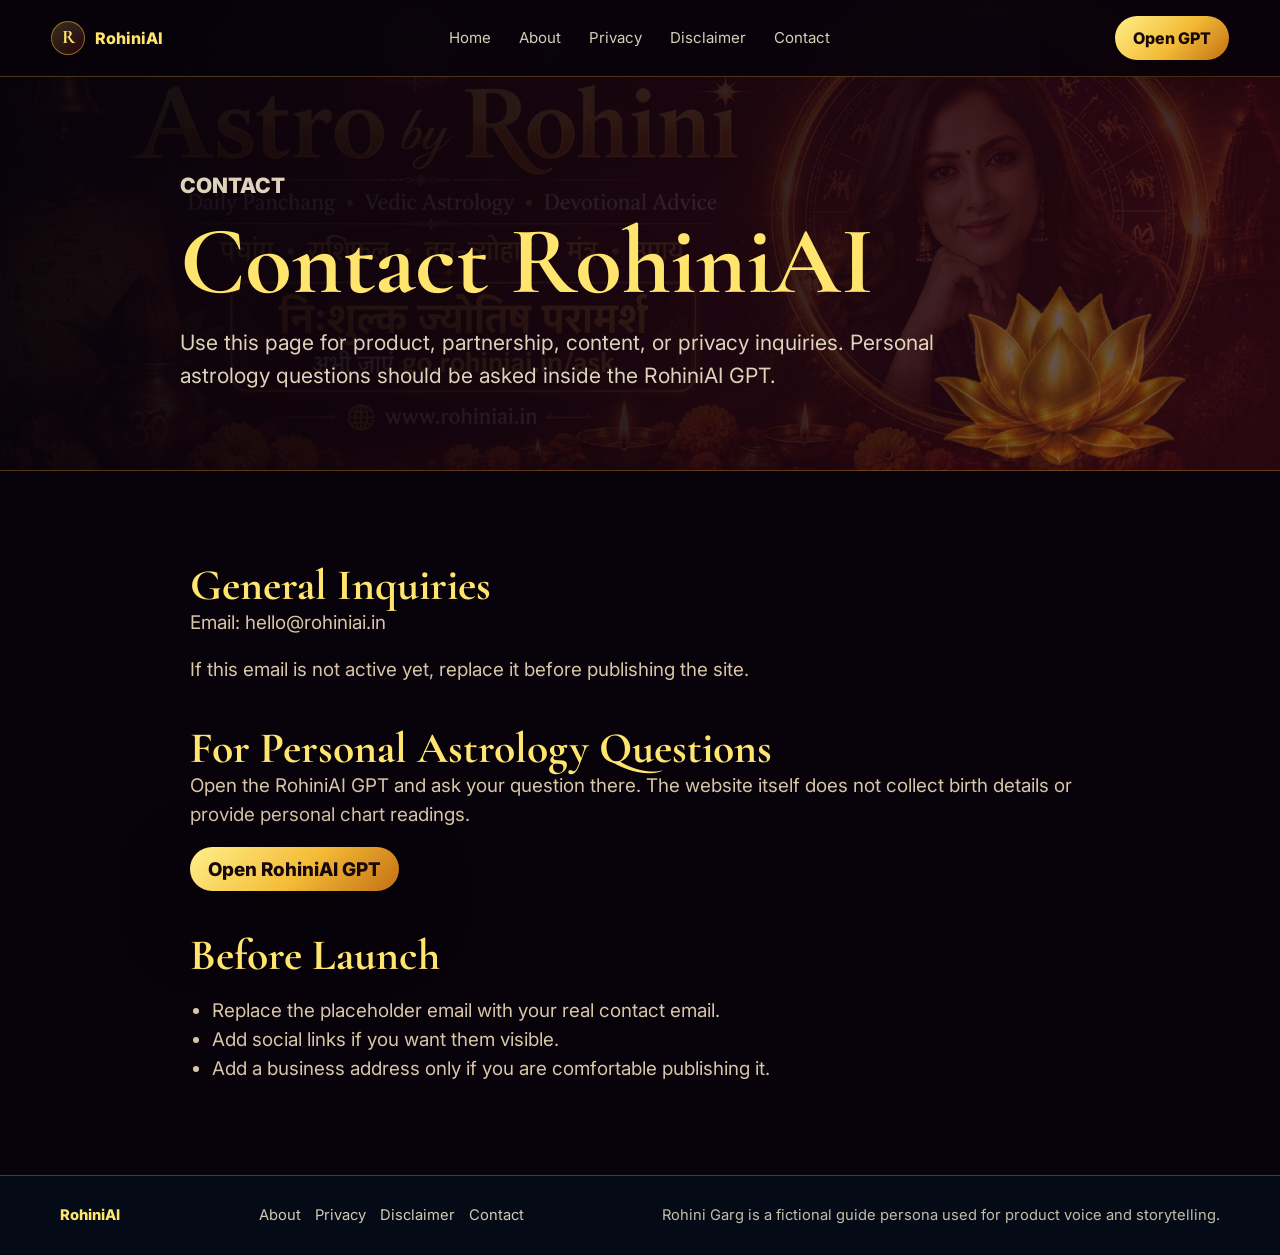
<file: contact.html>
<!doctype html>
<html lang="en">
  <head>
    <meta charset="utf-8" />
    <meta name="viewport" content="width=device-width, initial-scale=1" />
    <title>Contact RohiniAI</title>
    <meta name="description" content="Contact page for RohiniAI." />
    <link rel="preconnect" href="https://fonts.googleapis.com" />
    <link rel="preconnect" href="https://fonts.gstatic.com" crossorigin />
    <link href="https://fonts.googleapis.com/css2?family=Cormorant+Garamond:wght@500;600;700&family=Inter:wght@400;500;600;700;800&display=swap" rel="stylesheet" />
    <link rel="stylesheet" href="styles.css" />
  </head>
  <body>
    <header class="site-header" aria-label="Site navigation">
      <a class="brand" href="index.html"><span class="brand-mark">R</span><span>RohiniAI</span></a>
      <nav class="nav-links" aria-label="Primary navigation">
        <a href="index.html">Home</a>
        <a href="about.html">About</a>
        <a href="privacy.html">Privacy</a>
        <a href="disclaimer.html">Disclaimer</a>
        <a href="contact.html">Contact</a>
      </nav>
      <a class="nav-cta" href="https://chatgpt.com/g/g-68e1221282d0819190c0fc3295607598-rohini-astro-gpt-by-rohiniai">Open GPT</a>
    </header>
    <main>
      <section class="page-hero">
        <div class="page-hero-inner">
          <p class="section-kicker">Contact</p>
          <h1>Contact RohiniAI</h1>
          <p>Use this page for product, partnership, content, or privacy inquiries. Personal astrology questions should be asked inside the RohiniAI GPT.</p>
        </div>
      </section>
      <section class="page-section">
        <div class="page-copy">
          <h2>General Inquiries</h2>
          <p>Email: hello@rohiniai.in</p>
          <p>If this email is not active yet, replace it before publishing the site.</p>

          <h2>For Personal Astrology Questions</h2>
          <p>Open the RohiniAI GPT and ask your question there. The website itself does not collect birth details or provide personal chart readings.</p>
          <p><a class="button primary" href="https://chatgpt.com/g/g-68e1221282d0819190c0fc3295607598-rohini-astro-gpt-by-rohiniai">Open RohiniAI GPT</a></p>

          <h2>Before Launch</h2>
          <ul>
            <li>Replace the placeholder email with your real contact email.</li>
            <li>Add social links if you want them visible.</li>
            <li>Add a business address only if you are comfortable publishing it.</li>
          </ul>
        </div>
      </section>
    </main>
    <footer class="site-footer">
      <div class="footer-inner">
        <p>RohiniAI</p>
        <div class="footer-links">
          <a href="about.html">About</a>
          <a href="privacy.html">Privacy</a>
          <a href="disclaimer.html">Disclaimer</a>
          <a href="contact.html">Contact</a>
        </div>
        <p>Rohini Garg is a fictional guide persona used for product voice and storytelling.</p>
      </div>
    </footer>
  </body>
</html>
</file>
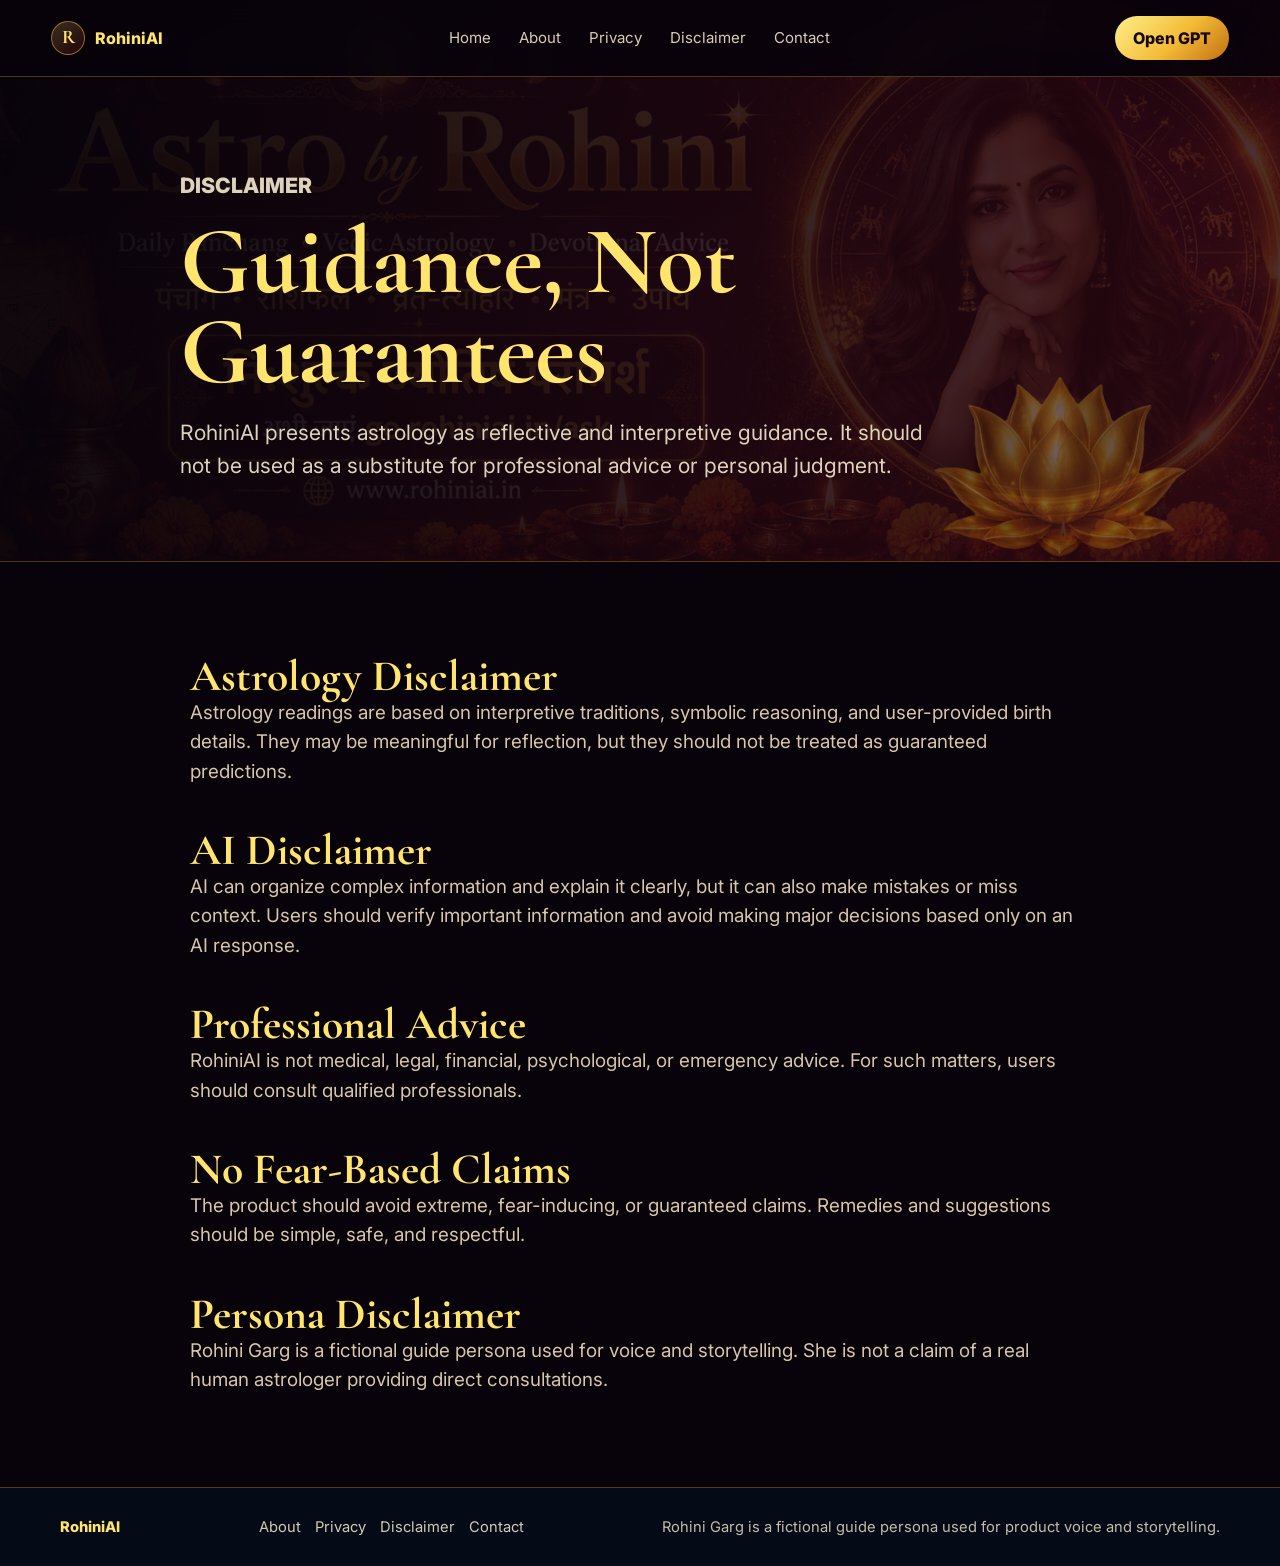
<file: disclaimer.html>
<!doctype html>
<html lang="en">
  <head>
    <meta charset="utf-8" />
    <meta name="viewport" content="width=device-width, initial-scale=1" />
    <title>Disclaimer - RohiniAI</title>
    <meta name="description" content="Astrology and AI guidance disclaimer for RohiniAI." />
    <link rel="preconnect" href="https://fonts.googleapis.com" />
    <link rel="preconnect" href="https://fonts.gstatic.com" crossorigin />
    <link href="https://fonts.googleapis.com/css2?family=Cormorant+Garamond:wght@500;600;700&family=Inter:wght@400;500;600;700;800&display=swap" rel="stylesheet" />
    <link rel="stylesheet" href="styles.css" />
  </head>
  <body>
    <header class="site-header" aria-label="Site navigation">
      <a class="brand" href="index.html"><span class="brand-mark">R</span><span>RohiniAI</span></a>
      <nav class="nav-links" aria-label="Primary navigation">
        <a href="index.html">Home</a>
        <a href="about.html">About</a>
        <a href="privacy.html">Privacy</a>
        <a href="disclaimer.html">Disclaimer</a>
        <a href="contact.html">Contact</a>
      </nav>
      <a class="nav-cta" href="https://chatgpt.com/g/g-68e1221282d0819190c0fc3295607598-rohini-astro-gpt-by-rohiniai">Open GPT</a>
    </header>
    <main>
      <section class="page-hero">
        <div class="page-hero-inner">
          <p class="section-kicker">Disclaimer</p>
          <h1>Guidance, Not Guarantees</h1>
          <p>RohiniAI presents astrology as reflective and interpretive guidance. It should not be used as a substitute for professional advice or personal judgment.</p>
        </div>
      </section>
      <section class="page-section">
        <div class="page-copy">
          <h2>Astrology Disclaimer</h2>
          <p>Astrology readings are based on interpretive traditions, symbolic reasoning, and user-provided birth details. They may be meaningful for reflection, but they should not be treated as guaranteed predictions.</p>

          <h2>AI Disclaimer</h2>
          <p>AI can organize complex information and explain it clearly, but it can also make mistakes or miss context. Users should verify important information and avoid making major decisions based only on an AI response.</p>

          <h2>Professional Advice</h2>
          <p>RohiniAI is not medical, legal, financial, psychological, or emergency advice. For such matters, users should consult qualified professionals.</p>

          <h2>No Fear-Based Claims</h2>
          <p>The product should avoid extreme, fear-inducing, or guaranteed claims. Remedies and suggestions should be simple, safe, and respectful.</p>

          <h2>Persona Disclaimer</h2>
          <p>Rohini Garg is a fictional guide persona used for voice and storytelling. She is not a claim of a real human astrologer providing direct consultations.</p>
        </div>
      </section>
    </main>
    <footer class="site-footer">
      <div class="footer-inner">
        <p>RohiniAI</p>
        <div class="footer-links">
          <a href="about.html">About</a>
          <a href="privacy.html">Privacy</a>
          <a href="disclaimer.html">Disclaimer</a>
          <a href="contact.html">Contact</a>
        </div>
        <p>Rohini Garg is a fictional guide persona used for product voice and storytelling.</p>
      </div>
    </footer>
  </body>
</html>
</file>
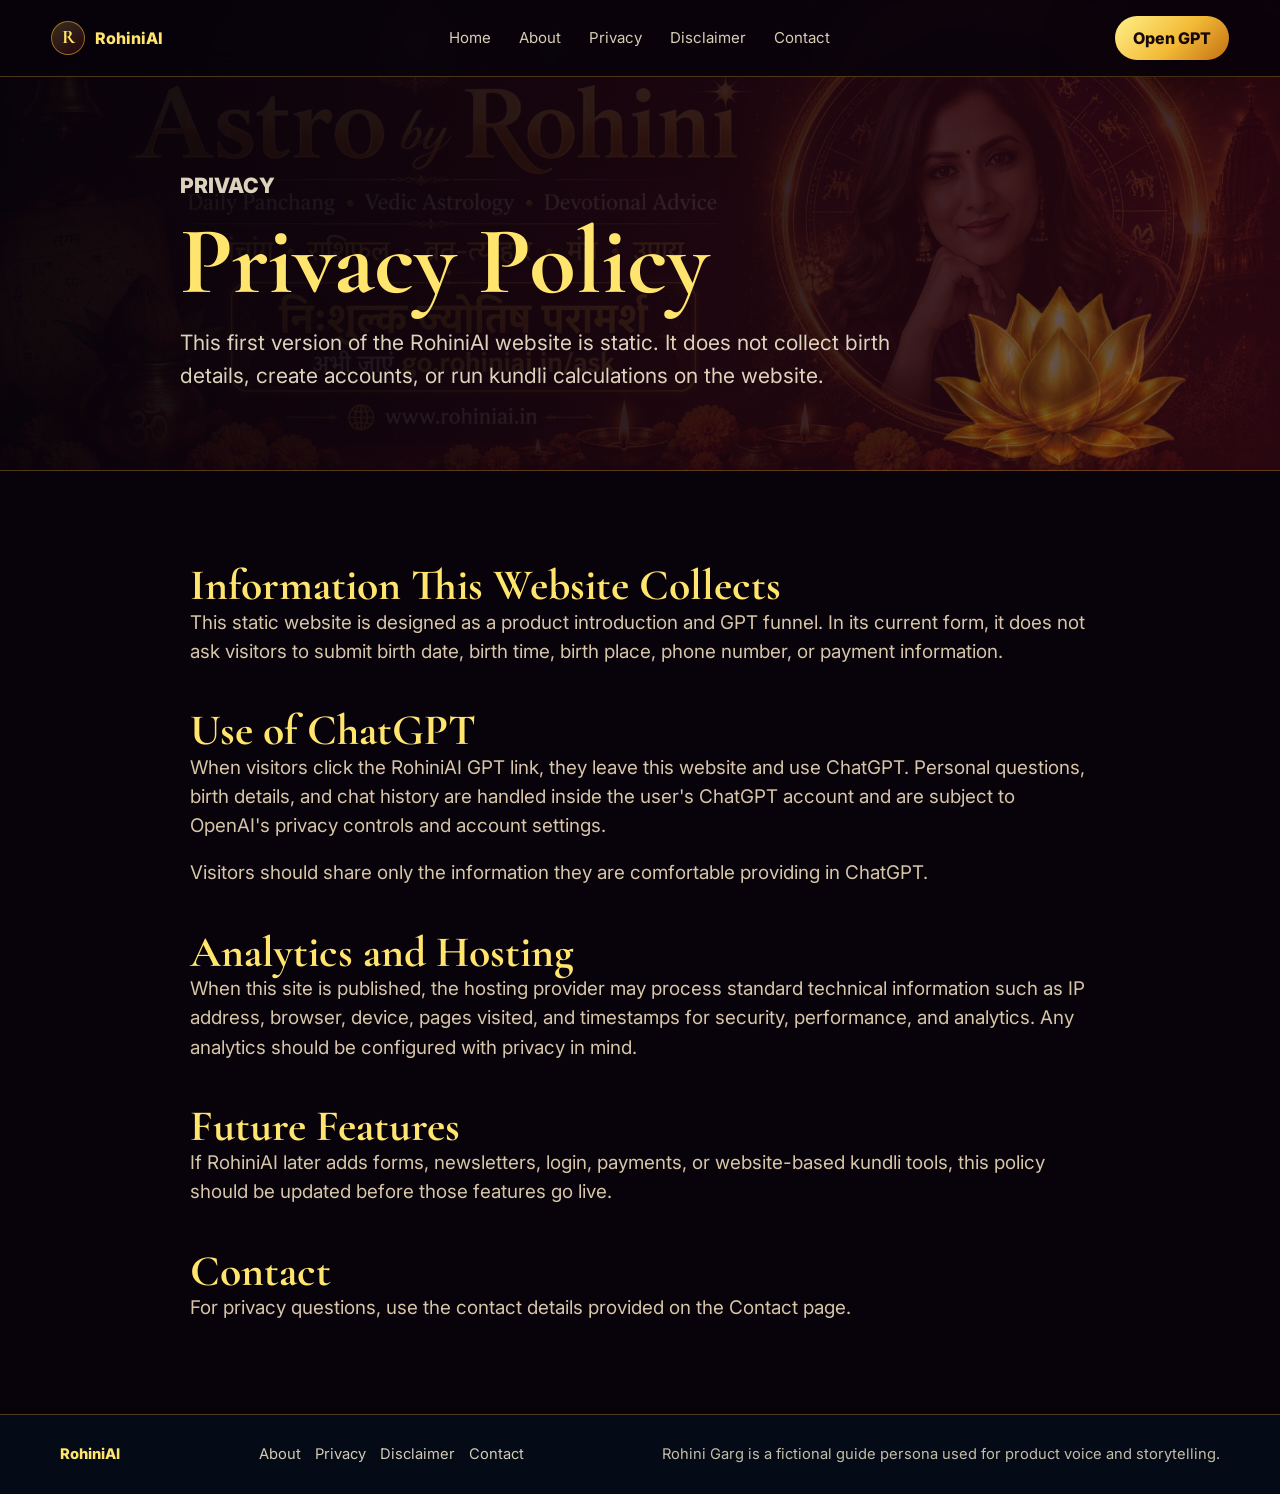
<file: privacy.html>
<!doctype html>
<html lang="en">
  <head>
    <meta charset="utf-8" />
    <meta name="viewport" content="width=device-width, initial-scale=1" />
    <title>Privacy Policy - RohiniAI</title>
    <meta name="description" content="Privacy policy for the RohiniAI static website and GPT funnel." />
    <link rel="preconnect" href="https://fonts.googleapis.com" />
    <link rel="preconnect" href="https://fonts.gstatic.com" crossorigin />
    <link href="https://fonts.googleapis.com/css2?family=Cormorant+Garamond:wght@500;600;700&family=Inter:wght@400;500;600;700;800&display=swap" rel="stylesheet" />
    <link rel="stylesheet" href="styles.css" />
  </head>
  <body>
    <header class="site-header" aria-label="Site navigation">
      <a class="brand" href="index.html"><span class="brand-mark">R</span><span>RohiniAI</span></a>
      <nav class="nav-links" aria-label="Primary navigation">
        <a href="index.html">Home</a>
        <a href="about.html">About</a>
        <a href="privacy.html">Privacy</a>
        <a href="disclaimer.html">Disclaimer</a>
        <a href="contact.html">Contact</a>
      </nav>
      <a class="nav-cta" href="https://chatgpt.com/g/g-68e1221282d0819190c0fc3295607598-rohini-astro-gpt-by-rohiniai">Open GPT</a>
    </header>
    <main>
      <section class="page-hero">
        <div class="page-hero-inner">
          <p class="section-kicker">Privacy</p>
          <h1>Privacy Policy</h1>
          <p>This first version of the RohiniAI website is static. It does not collect birth details, create accounts, or run kundli calculations on the website.</p>
        </div>
      </section>
      <section class="page-section">
        <div class="page-copy">
          <h2>Information This Website Collects</h2>
          <p>This static website is designed as a product introduction and GPT funnel. In its current form, it does not ask visitors to submit birth date, birth time, birth place, phone number, or payment information.</p>

          <h2>Use of ChatGPT</h2>
          <p>When visitors click the RohiniAI GPT link, they leave this website and use ChatGPT. Personal questions, birth details, and chat history are handled inside the user's ChatGPT account and are subject to OpenAI's privacy controls and account settings.</p>
          <p>Visitors should share only the information they are comfortable providing in ChatGPT.</p>

          <h2>Analytics and Hosting</h2>
          <p>When this site is published, the hosting provider may process standard technical information such as IP address, browser, device, pages visited, and timestamps for security, performance, and analytics. Any analytics should be configured with privacy in mind.</p>

          <h2>Future Features</h2>
          <p>If RohiniAI later adds forms, newsletters, login, payments, or website-based kundli tools, this policy should be updated before those features go live.</p>

          <h2>Contact</h2>
          <p>For privacy questions, use the contact details provided on the Contact page.</p>
        </div>
      </section>
    </main>
    <footer class="site-footer">
      <div class="footer-inner">
        <p>RohiniAI</p>
        <div class="footer-links">
          <a href="about.html">About</a>
          <a href="privacy.html">Privacy</a>
          <a href="disclaimer.html">Disclaimer</a>
          <a href="contact.html">Contact</a>
        </div>
        <p>Rohini Garg is a fictional guide persona used for product voice and storytelling.</p>
      </div>
    </footer>
  </body>
</html>
</file>
<file: styles.css>
:root {
  --paper: #08030b;
  --midnight: #130815;
  --panel: #17101d;
  --panel-soft: rgba(255, 244, 216, 0.06);
  --ivory: #fff7df;
  --ivory-deep: #f4e4bd;
  --ink-dark: #160a12;
  --muted-dark: #5d523f;
  --ink: #fff4d8;
  --muted: #d7c6a8;
  --gold: #d99b22;
  --gold-bright: #ffe46d;
  --saffron: #ff9f24;
  --maroon: #4b0714;
  --red: #8d0b18;
  --wine: #220812;
  --teal: #1e6f70;
  --line: rgba(255, 190, 55, 0.28);
  --white: #ffffff;
  --shadow: 0 26px 80px rgba(0, 0, 0, 0.48);
}

* {
  box-sizing: border-box;
}

html {
  scroll-behavior: smooth;
}

body {
  margin: 0;
  color: var(--ink);
  background:
    linear-gradient(120deg, rgba(115, 20, 20, 0.16), transparent 34%),
    linear-gradient(270deg, rgba(217, 155, 34, 0.1), transparent 28%),
    repeating-radial-gradient(circle at 30% 10%, rgba(255, 228, 109, 0.12) 0 1px, transparent 1px 44px),
    var(--paper);
  font-family: "Inter", ui-sans-serif, system-ui, -apple-system, BlinkMacSystemFont, "Segoe UI", sans-serif;
  line-height: 1.55;
}

a {
  color: inherit;
  text-decoration: none;
}

.site-header {
  position: fixed;
  top: 0;
  left: 0;
  right: 0;
  z-index: 20;
  display: flex;
  align-items: center;
  justify-content: space-between;
  gap: 24px;
  padding: 16px clamp(18px, 4vw, 54px);
  color: var(--ink);
  background: rgba(8, 3, 11, 0.86);
  backdrop-filter: blur(14px);
  border-bottom: 1px solid var(--line);
}

.brand {
  display: inline-flex;
  align-items: center;
  gap: 10px;
  color: var(--gold-bright);
  font-weight: 800;
  white-space: nowrap;
}

.brand-mark {
  display: grid;
  place-items: center;
  width: 34px;
  height: 34px;
  border: 1px solid rgba(217, 162, 39, 0.62);
  border-radius: 50%;
  background: linear-gradient(145deg, rgba(255, 228, 109, 0.2), rgba(75, 7, 20, 0.44));
  font-family: "Cormorant Garamond", Georgia, serif;
  font-size: 1.2rem;
}

.nav-links {
  display: flex;
  gap: clamp(14px, 2.4vw, 28px);
  color: rgba(255, 244, 216, 0.84);
  font-size: 0.94rem;
}

.nav-links a {
  padding: 6px 0;
}

.nav-links a:hover,
.footer-links a:hover {
  color: var(--gold-bright);
}

.nav-cta,
.button {
  display: inline-flex;
  align-items: center;
  justify-content: center;
  min-height: 44px;
  padding: 0 18px;
  border-radius: 999px;
  font-weight: 800;
  white-space: nowrap;
}

.nav-cta,
.button.primary,
.button.compact {
  color: #17070a;
  background: linear-gradient(135deg, #fff08a, #f3bb36 54%, #c36f13);
  box-shadow: var(--shadow);
}

.button.secondary {
  color: var(--ink);
  border: 1px solid rgba(255, 244, 216, 0.42);
  background: rgba(255, 244, 216, 0.08);
}

.hero {
  position: relative;
  min-height: 94vh;
  display: grid;
  align-items: center;
  overflow: hidden;
  color: var(--ink);
}

.hero-bg,
.hero-overlay {
  position: absolute;
  inset: 0;
}

.hero-bg {
  background-image: url("assets/hero-temple.webp");
  background-size: cover;
  background-position: center;
  transform: scale(1.02);
}

.hero-overlay {
  background:
    radial-gradient(circle at 78% 38%, rgba(255, 215, 102, 0.14), transparent 18%),
    linear-gradient(115deg, transparent 58%, rgba(255, 244, 216, 0.08) 58%, transparent 68%),
    linear-gradient(90deg, rgba(8, 3, 11, 0.95) 0%, rgba(8, 3, 11, 0.76) 45%, rgba(8, 3, 11, 0.22) 100%),
    linear-gradient(0deg, rgba(8, 3, 11, 0.84) 0%, rgba(8, 3, 11, 0) 42%);
}

.hero-content {
  position: relative;
  z-index: 2;
  width: min(780px, calc(100% - 36px));
  margin-left: clamp(18px, 7vw, 92px);
  padding-top: 76px;
}

.eyebrow,
.section-kicker {
  margin: 0 0 14px;
  color: var(--saffron);
  font-size: 0.78rem;
  font-weight: 840;
  letter-spacing: 0;
  text-transform: uppercase;
}

.hero h1 {
  margin: 0;
  color: var(--gold-bright);
  font-family: "Cormorant Garamond", Georgia, "Times New Roman", serif;
  font-size: clamp(4.2rem, 13vw, 9.8rem);
  line-height: 0.9;
  font-weight: 700;
  text-shadow: 0 10px 34px rgba(0, 0, 0, 0.64), 0 0 24px rgba(255, 171, 36, 0.24);
}

.hero-ornament {
  display: block;
  width: min(270px, 62vw);
  height: auto;
  margin: 18px 0 0;
  filter: drop-shadow(0 12px 26px rgba(0, 0, 0, 0.45));
}

.hero-copy {
  max-width: 660px;
  margin: 26px 0 0;
  color: rgba(255, 244, 216, 0.9);
  font-size: clamp(1.1rem, 2vw, 1.42rem);
}

.hero-actions {
  display: flex;
  flex-wrap: wrap;
  gap: 14px;
  margin-top: 34px;
}

.hero-note {
  max-width: 560px;
  margin: 20px 0 0;
  color: rgba(255, 244, 216, 0.72);
  font-size: 0.94rem;
}

.hero-trust-row {
  display: flex;
  flex-wrap: wrap;
  gap: 10px;
  margin-top: 22px;
}

.hero-trust-row span {
  display: inline-flex;
  align-items: center;
  min-height: 36px;
  padding: 0 14px;
  color: var(--ink);
  border: 1px solid rgba(255, 215, 102, 0.32);
  border-radius: 999px;
  background: rgba(20, 7, 14, 0.6);
  box-shadow: inset 0 1px 0 rgba(255, 244, 216, 0.08);
  font-size: 0.92rem;
  font-weight: 720;
}

.trust-strip {
  position: relative;
  z-index: 3;
  margin-top: -1px;
  color: var(--ivory);
  background:
    linear-gradient(90deg, rgba(58, 8, 18, 0.96), rgba(16, 7, 14, 0.98)),
    var(--wine);
  border-top: 1px solid rgba(217, 162, 39, 0.45);
  border-bottom: 1px solid rgba(217, 162, 39, 0.45);
}

.trust-strip-inner {
  width: min(1160px, calc(100% - 36px));
  margin: 0 auto;
  display: grid;
  grid-template-columns: repeat(4, minmax(0, 1fr));
  gap: 1px;
  padding: 18px 0;
}

.trust-strip-inner div {
  min-height: 96px;
  padding: 10px clamp(12px, 2vw, 24px);
  display: flex;
  flex-direction: column;
  justify-content: center;
  border-left: 1px solid rgba(255, 228, 109, 0.12);
}

.trust-strip-inner div:first-child {
  border-left: 0;
}

.trust-strip-inner strong {
  color: var(--gold-bright);
  font-size: 1.02rem;
}

.trust-strip-inner span {
  margin-top: 6px;
  color: rgba(255, 244, 216, 0.72);
  font-size: 0.95rem;
}

.section {
  padding: clamp(64px, 9vw, 112px) clamp(18px, 4vw, 54px);
}

.section-inner {
  width: min(1160px, 100%);
  margin: 0 auto;
}

.two-column {
  display: grid;
  grid-template-columns: minmax(0, 0.9fr) minmax(0, 1.1fr);
  gap: clamp(28px, 6vw, 84px);
  align-items: start;
}

h2 {
  margin: 0;
  color: var(--gold-bright);
  font-family: "Cormorant Garamond", Georgia, "Times New Roman", serif;
  font-size: clamp(2rem, 4.6vw, 4.2rem);
  line-height: 1.02;
  font-weight: 700;
}

h3 {
  margin: 0;
  color: var(--gold-bright);
  font-size: 1.05rem;
  line-height: 1.25;
}

p {
  margin: 0;
}

.lead,
.section-lead,
.persona-copy p,
.trust-copy p,
.final-layout p,
.page-copy p,
.page-copy li {
  color: var(--muted);
  font-size: clamp(1.03rem, 1.5vw, 1.18rem);
}

.section-lead {
  max-width: 820px;
  margin-top: 18px;
}

.intro {
  color: var(--ink-dark);
  background:
    linear-gradient(120deg, rgba(255, 247, 223, 0.98), rgba(244, 219, 175, 0.9)),
    url("assets/kalash-chart-detail.jpg") right center / auto 110% no-repeat,
    var(--ivory);
}

.intro h2,
.use-cases h2,
.faq h2 {
  color: var(--ink-dark);
}

.intro .section-kicker,
.use-cases .section-kicker,
.faq .section-kicker {
  color: var(--maroon);
}

.intro .lead,
.use-cases .section-lead,
.faq .section-lead {
  color: var(--muted-dark);
}

.trust {
  background:
    linear-gradient(180deg, rgba(8, 3, 11, 0.96), rgba(18, 7, 15, 0.98)),
    repeating-radial-gradient(circle at 80% 30%, rgba(255, 228, 109, 0.11) 0 1px, transparent 1px 54px);
}

.ai-belief,
.gpt-band {
  background:
    linear-gradient(145deg, rgba(75, 7, 20, 0.34), transparent 38%),
    repeating-radial-gradient(circle at 76% 0%, rgba(255, 228, 109, 0.12) 0 1px, transparent 1px 60px),
    var(--midnight);
  border-top: 1px solid var(--line);
  border-bottom: 1px solid var(--line);
}

.faq {
  color: var(--ink-dark);
  background:
    linear-gradient(180deg, rgba(255, 247, 223, 0.98), rgba(244, 228, 189, 0.92)),
    var(--ivory);
  border-top: 1px solid rgba(217, 162, 39, 0.35);
  border-bottom: 1px solid rgba(217, 162, 39, 0.35);
}

.belief-grid,
.use-grid {
  display: grid;
  gap: 14px;
}

.belief-grid {
  grid-template-columns: repeat(4, minmax(0, 1fr));
}

.use-grid {
  grid-template-columns: repeat(3, minmax(0, 1fr));
}

.belief-grid article,
.use-grid article,
.gpt-points article,
.steps article {
  position: relative;
  border: 1px solid var(--line);
  border-radius: 10px;
  background:
    linear-gradient(145deg, rgba(255, 228, 109, 0.06), rgba(116, 20, 23, 0.08)),
    var(--panel-soft);
  box-shadow: inset 0 1px 0 rgba(255, 244, 216, 0.08);
}

.belief-grid article,
.use-grid article,
.gpt-points article,
.steps article,
.prompt-list p,
.faq-list details {
  transition: transform 180ms ease, box-shadow 180ms ease, border-color 180ms ease;
}

.belief-grid article:hover,
.use-grid article:hover,
.gpt-points article:hover,
.steps article:hover,
.prompt-list p:hover,
.faq-list details:hover {
  transform: translateY(-3px);
  border-color: rgba(255, 215, 102, 0.48);
  box-shadow: 0 22px 54px rgba(0, 0, 0, 0.18);
}

.belief-grid article {
  min-height: 190px;
  padding: clamp(20px, 2.4vw, 28px);
}

.tile-icon {
  position: relative;
  display: inline-flex;
  align-items: center;
  justify-content: center;
  width: 52px;
  height: 52px;
  margin-bottom: 22px;
  overflow: hidden;
  border: 1px solid rgba(255, 215, 102, 0.42);
  border-radius: 50%;
  background:
    radial-gradient(circle at 30% 20%, rgba(255, 244, 216, 0.28), transparent 34%),
    linear-gradient(135deg, rgba(217, 155, 34, 0.32), rgba(75, 7, 20, 0.36)),
    rgba(8, 3, 11, 0.64);
  box-shadow: inset 0 1px 0 rgba(255, 244, 216, 0.16), 0 14px 28px rgba(0, 0, 0, 0.24), 0 0 18px rgba(255, 159, 36, 0.12);
}

.tile-icon svg {
  width: 28px;
  height: 28px;
  color: var(--gold-bright);
  fill: none;
  stroke: currentColor;
  stroke-width: 1.85;
  stroke-linecap: round;
  stroke-linejoin: round;
  filter: drop-shadow(0 4px 10px rgba(255, 194, 60, 0.22));
}

.icon-sprite {
  position: absolute;
  width: 0;
  height: 0;
  overflow: hidden;
}
.belief-grid p,
.use-grid p,
.gpt-points p,
.steps p {
  margin-top: 12px;
  color: var(--muted);
}

.belief-note {
  max-width: 860px;
  margin-top: 24px;
  padding-left: 16px;
  color: var(--gold-bright);
  border-left: 3px solid var(--saffron);
  font-weight: 680;
}

.persona-band {
  background:
    linear-gradient(90deg, rgba(8, 3, 11, 0.96), rgba(45, 8, 18, 0.94)),
    var(--midnight);
}

.persona-layout {
  display: grid;
  grid-template-columns: minmax(220px, 360px) minmax(0, 1fr);
  gap: clamp(30px, 6vw, 84px);
  align-items: center;
}

.persona-visual {
  position: relative;
  display: grid;
  place-items: center;
  min-height: 360px;
  overflow: visible;
  border: 1px solid var(--line);
  border-radius: 12px;
  background:
    linear-gradient(135deg, rgba(255, 228, 109, 0.09), rgba(75, 7, 20, 0.34)),
    rgba(8, 3, 11, 0.7);
  box-shadow: 0 28px 70px rgba(0, 0, 0, 0.38);
}

.persona-visual::before {
  content: "";
  position: absolute;
  inset: 24px;
  border: 1px solid rgba(255, 228, 109, 0.22);
  border-radius: 50%;
  background: conic-gradient(from 0deg, rgba(255, 228, 109, 0.08), rgba(255, 159, 36, 0.28), rgba(255, 228, 109, 0.08));
  filter: blur(5px);
}

.persona-portrait {
  position: relative;
  z-index: 1;
  width: min(300px, 76vw);
  aspect-ratio: 1;
  object-fit: cover;
  border: 1px solid rgba(255, 228, 109, 0.42);
  border-radius: 50%;
  box-shadow: 0 26px 70px rgba(0, 0, 0, 0.54), 0 0 30px rgba(255, 159, 36, 0.18);
}

.persona-copy {
  max-width: 720px;
}

.persona-copy p + p,
.trust-copy p + p,
.page-copy p + p,
.page-copy ul + p,
.page-copy p + ul {
  margin-top: 18px;
}

.persona-note {
  color: var(--gold-bright) !important;
  font-weight: 720;
}

.section-heading {
  max-width: 760px;
  margin-bottom: clamp(30px, 5vw, 54px);
}

.steps {
  display: grid;
  grid-template-columns: repeat(4, minmax(0, 1fr));
  gap: 14px;
}

.steps article,
.use-grid article {
  padding: clamp(22px, 3vw, 32px);
}

.step-number {
  position: absolute;
  top: 24px;
  right: 24px;
  display: inline-flex;
  align-items: center;
  justify-content: center;
  min-width: 38px;
  height: 30px;
  padding: 0 8px;
  border: 1px solid rgba(255, 215, 102, 0.28);
  border-radius: 999px;
  background: rgba(255, 244, 216, 0.06);
  color: var(--gold-bright);
  font-size: 0.78rem;
  font-weight: 820;
}

.use-cases {
  color: var(--ink-dark);
  background:
    radial-gradient(circle at 8% 0%, rgba(217, 162, 39, 0.18), transparent 25%),
    linear-gradient(180deg, #fff7df, #f5e5bf);
}

.use-cases .section-heading {
  max-width: 860px;
}

.feature-card {
  position: relative;
  overflow: hidden;
  background: rgba(255, 255, 255, 0.7) !important;
  border-color: rgba(16, 26, 51, 0.14) !important;
  box-shadow: 0 18px 44px rgba(16, 26, 51, 0.08) !important;
}

.feature-card::before {
  content: "";
  position: absolute;
  inset: 0 0 auto;
  height: 4px;
  background: linear-gradient(90deg, var(--maroon), var(--gold), var(--saffron));
}

.feature-card h3 {
  color: var(--ink-dark);
}

.feature-card p {
  color: var(--muted-dark);
}

.featured-card {
  color: var(--ink);
  background:
    linear-gradient(135deg, rgba(7, 16, 32, 0.98), rgba(110, 0, 0, 0.92)) !important;
  border-color: rgba(217, 162, 39, 0.42) !important;
  box-shadow: 0 22px 54px rgba(16, 26, 51, 0.18) !important;
}

.featured-card h3 {
  color: var(--gold-bright);
}

.featured-card p {
  color: rgba(255, 244, 216, 0.82);
}

.questions-band {
  color: var(--ink);
  background:
    radial-gradient(circle at 88% 18%, rgba(217, 162, 39, 0.12), transparent 24%),
    linear-gradient(rgba(7, 16, 32, 0.92), rgba(7, 16, 32, 0.92)),
    var(--paper);
}

.questions-band .section-kicker {
  color: var(--saffron);
}

.questions-header {
  display: flex;
  justify-content: space-between;
  align-items: end;
  gap: 24px;
  margin-bottom: 36px;
}

.prompt-list {
  display: grid;
  grid-template-columns: repeat(2, minmax(0, 1fr));
  gap: 14px;
}

.prompt-list p {
  min-height: 84px;
  display: flex;
  align-items: center;
  gap: 16px;
  padding: 18px 20px;
  color: rgba(255, 244, 216, 0.9);
  border: 1px solid var(--line);
  border-radius: 10px;
  background:
    linear-gradient(145deg, rgba(255, 228, 109, 0.06), rgba(116, 20, 23, 0.1)),
    rgba(255, 244, 216, 0.06);
}

.prompt-icon {
  flex: 0 0 auto;
  display: inline-flex;
  align-items: center;
  justify-content: center;
  width: 34px;
  height: 34px;
  border: 1px solid rgba(255, 215, 102, 0.36);
  border-radius: 50%;
  background:
    radial-gradient(circle at 30% 20%, rgba(255, 244, 216, 0.2), transparent 34%),
    linear-gradient(135deg, rgba(217, 162, 39, 0.2), rgba(110, 0, 0, 0.18)),
    rgba(217, 162, 39, 0.12);
}

.prompt-icon svg {
  width: 19px;
  height: 19px;
  color: var(--gold-bright);
  fill: none;
  stroke: currentColor;
  stroke-width: 2;
  stroke-linecap: round;
  stroke-linejoin: round;
}

.gpt-layout {
  display: grid;
  grid-template-columns: minmax(0, 0.9fr) minmax(0, 1.1fr);
  gap: clamp(30px, 6vw, 76px);
  align-items: start;
}

.gpt-points {
  display: grid;
  grid-template-columns: repeat(2, minmax(0, 1fr));
  gap: 14px;
}

.gpt-points article {
  min-height: 156px;
  padding: clamp(20px, 2.4vw, 28px);
}

.gpt-note {
  grid-column: 2;
  margin-top: 20px;
  padding: 16px 18px;
  color: var(--gold-bright);
  background: rgba(217, 162, 39, 0.08);
  border: 1px solid var(--line);
  border-radius: 8px;
  font-weight: 650;
}

.mini-cta-panel {
  margin-top: 22px;
  padding: 22px;
  border: 1px solid rgba(217, 162, 39, 0.34);
  border-radius: 8px;
  background:
    linear-gradient(135deg, rgba(217, 162, 39, 0.12), rgba(255, 244, 216, 0.06)),
    rgba(7, 16, 32, 0.28);
}

.mini-cta-panel p {
  margin-bottom: 16px;
  color: rgba(255, 244, 216, 0.84);
  font-weight: 650;
}

.mini-cta-panel span {
  display: block;
  color: var(--saffron);
  font-size: 0.78rem;
  font-weight: 840;
  text-transform: uppercase;
}

.mini-cta-panel strong {
  display: block;
  margin: 8px 0 18px;
  color: var(--ink);
  font-family: "Cormorant Garamond", Georgia, serif;
  font-size: clamp(1.5rem, 3vw, 2.2rem);
  line-height: 1.05;
}

.text-link {
  display: inline-flex;
  align-items: center;
  margin-top: 22px;
  color: var(--gold-bright);
  font-weight: 820;
}

.text-link:hover {
  color: var(--saffron);
}

.faq-list {
  display: grid;
  gap: 12px;
  max-width: 920px;
}

.faq-list details {
  overflow: hidden;
  border: 1px solid rgba(16, 26, 51, 0.14);
  border-radius: 8px;
  background: rgba(255, 255, 255, 0.62);
  box-shadow: 0 14px 38px rgba(16, 26, 51, 0.06);
}

.faq-list summary {
  cursor: pointer;
  padding: 20px 22px;
  color: var(--ink-dark);
  font-weight: 760;
  list-style: none;
}

.faq-list summary::-webkit-details-marker {
  display: none;
}

.faq-list summary::after {
  content: "+";
  float: right;
  color: var(--saffron);
  font-size: 1.28rem;
  line-height: 1;
}

.faq-list details[open] summary::after {
  content: "-";
}

.faq-list p {
  padding: 0 22px 22px;
  color: var(--muted-dark);
}

.final-cta {
  color: var(--ink);
  background:
    linear-gradient(90deg, rgba(8, 3, 11, 0.94), rgba(45, 8, 18, 0.86)),
    url("assets/astro-by-rohini-cover.jpg");
  background-size: cover;
  background-position: center;
}

.final-layout {
  max-width: 760px;
}

.final-layout p {
  margin: 18px 0 30px;
  color: rgba(255, 244, 216, 0.86);
}

.final-diya {
  width: 120px;
  height: auto;
  margin-bottom: 14px;
  filter: drop-shadow(0 18px 30px rgba(0, 0, 0, 0.42));
}

.site-footer {
  padding: 28px clamp(18px, 4vw, 54px);
  color: rgba(255, 244, 216, 0.76);
  background: #050b16;
  border-top: 1px solid var(--line);
}

.footer-inner {
  width: min(1160px, 100%);
  margin: 0 auto;
  display: flex;
  align-items: center;
  justify-content: space-between;
  gap: 24px;
  font-size: 0.92rem;
}

.footer-inner p:first-child {
  color: var(--gold-bright);
  font-weight: 800;
}

.footer-links {
  display: flex;
  flex-wrap: wrap;
  gap: 14px;
}

.footer-links a {
  color: rgba(255, 244, 216, 0.82);
}

.page-hero {
  position: relative;
  padding: 150px clamp(18px, 4vw, 54px) 78px;
  overflow: hidden;
  background:
    linear-gradient(90deg, rgba(8, 3, 11, 0.96), rgba(45, 8, 18, 0.84)),
    url("assets/astro-by-rohini-cover.jpg");
  background-size: cover;
  background-position: center;
  border-bottom: 1px solid var(--line);
}

.page-hero::after {
  content: "";
  position: absolute;
  right: clamp(20px, 7vw, 110px);
  bottom: -36px;
  width: min(24vw, 260px);
  aspect-ratio: 1;
  background:
    radial-gradient(circle, rgba(255, 215, 102, 0.12) 0 38%, transparent 39%),
    url("assets/gold-lotus.webp") center / contain no-repeat;
  opacity: 0.3;
}

.page-hero-inner {
  position: relative;
  z-index: 1;
  width: min(920px, 100%);
  margin: 0 auto;
}

.page-hero h1 {
  margin: 0;
  color: var(--gold-bright);
  font-family: "Cormorant Garamond", Georgia, serif;
  font-size: clamp(3rem, 8vw, 6rem);
  line-height: 0.94;
}

.page-hero p {
  max-width: 760px;
  margin-top: 20px;
  color: rgba(255, 244, 216, 0.86);
  font-size: clamp(1.08rem, 2vw, 1.32rem);
}

.page-section {
  padding: clamp(56px, 8vw, 92px) clamp(18px, 4vw, 54px);
  background: var(--paper);
}

.page-copy {
  width: min(900px, 100%);
  margin: 0 auto;
}

.page-copy h2 {
  margin-top: 42px;
  font-size: clamp(1.8rem, 3.4vw, 3rem);
}

.page-copy h2:first-child {
  margin-top: 0;
}

.page-copy ul {
  margin: 18px 0 0;
  padding-left: 22px;
}

.page-card-grid {
  display: grid;
  grid-template-columns: repeat(3, minmax(0, 1fr));
  gap: 16px;
  margin-top: 28px;
}

.page-card {
  padding: 24px;
  border: 1px solid var(--line);
  border-radius: 8px;
  background: var(--panel-soft);
}

.page-card p {
  margin-top: 10px;
  color: var(--muted);
}

@media (max-width: 980px) {
  .site-header {
    position: absolute;
  }

  .nav-links {
    display: none;
  }

  .two-column,
  .persona-layout,
  .gpt-layout {
    grid-template-columns: 1fr;
  }

  .gpt-note {
    grid-column: 1;
  }

  .steps,
  .use-grid,
  .belief-grid,
  .page-card-grid,
  .prompt-list,
  .trust-strip-inner {
    grid-template-columns: 1fr 1fr;
  }

  .hero {
    min-height: 860px;
  }

  .hero-content {
    width: min(780px, calc(100% - 36px));
    margin-left: clamp(18px, 7vw, 92px);
  }

  .intro {
    background:
      linear-gradient(120deg, rgba(255, 247, 223, 0.98), rgba(244, 219, 175, 0.94)),
      var(--ivory);
  }
}

@media (max-width: 640px) {
  .site-header {
    padding: 14px 16px;
  }

  .nav-cta {
    min-height: 40px;
    padding: 0 14px;
    font-size: 0.9rem;
  }

  .hero {
    min-height: 790px;
  }

  .hero-content {
    width: calc(100% - 32px);
    margin: 0 16px;
    padding-top: 92px;
  }

  .hero h1 {
    font-size: clamp(4rem, 22vw, 6rem);
  }

  .button {
    width: 100%;
    min-height: 48px;
  }

  .steps,
  .use-grid,
  .belief-grid,
  .gpt-points,
  .page-card-grid,
  .prompt-list,
  .trust-strip-inner {
    grid-template-columns: 1fr;
  }

  .trust-strip-inner div,
  .trust-strip-inner div:first-child {
    border-left: 0;
    border-top: 1px solid rgba(16, 26, 51, 0.1);
  }

  .trust-strip-inner div:first-child {
    border-top: 0;
  }

  .questions-header,
  .footer-inner {
    align-items: stretch;
    flex-direction: column;
  }

  .persona-visual {
    min-height: 280px;
  }
}
</file>
